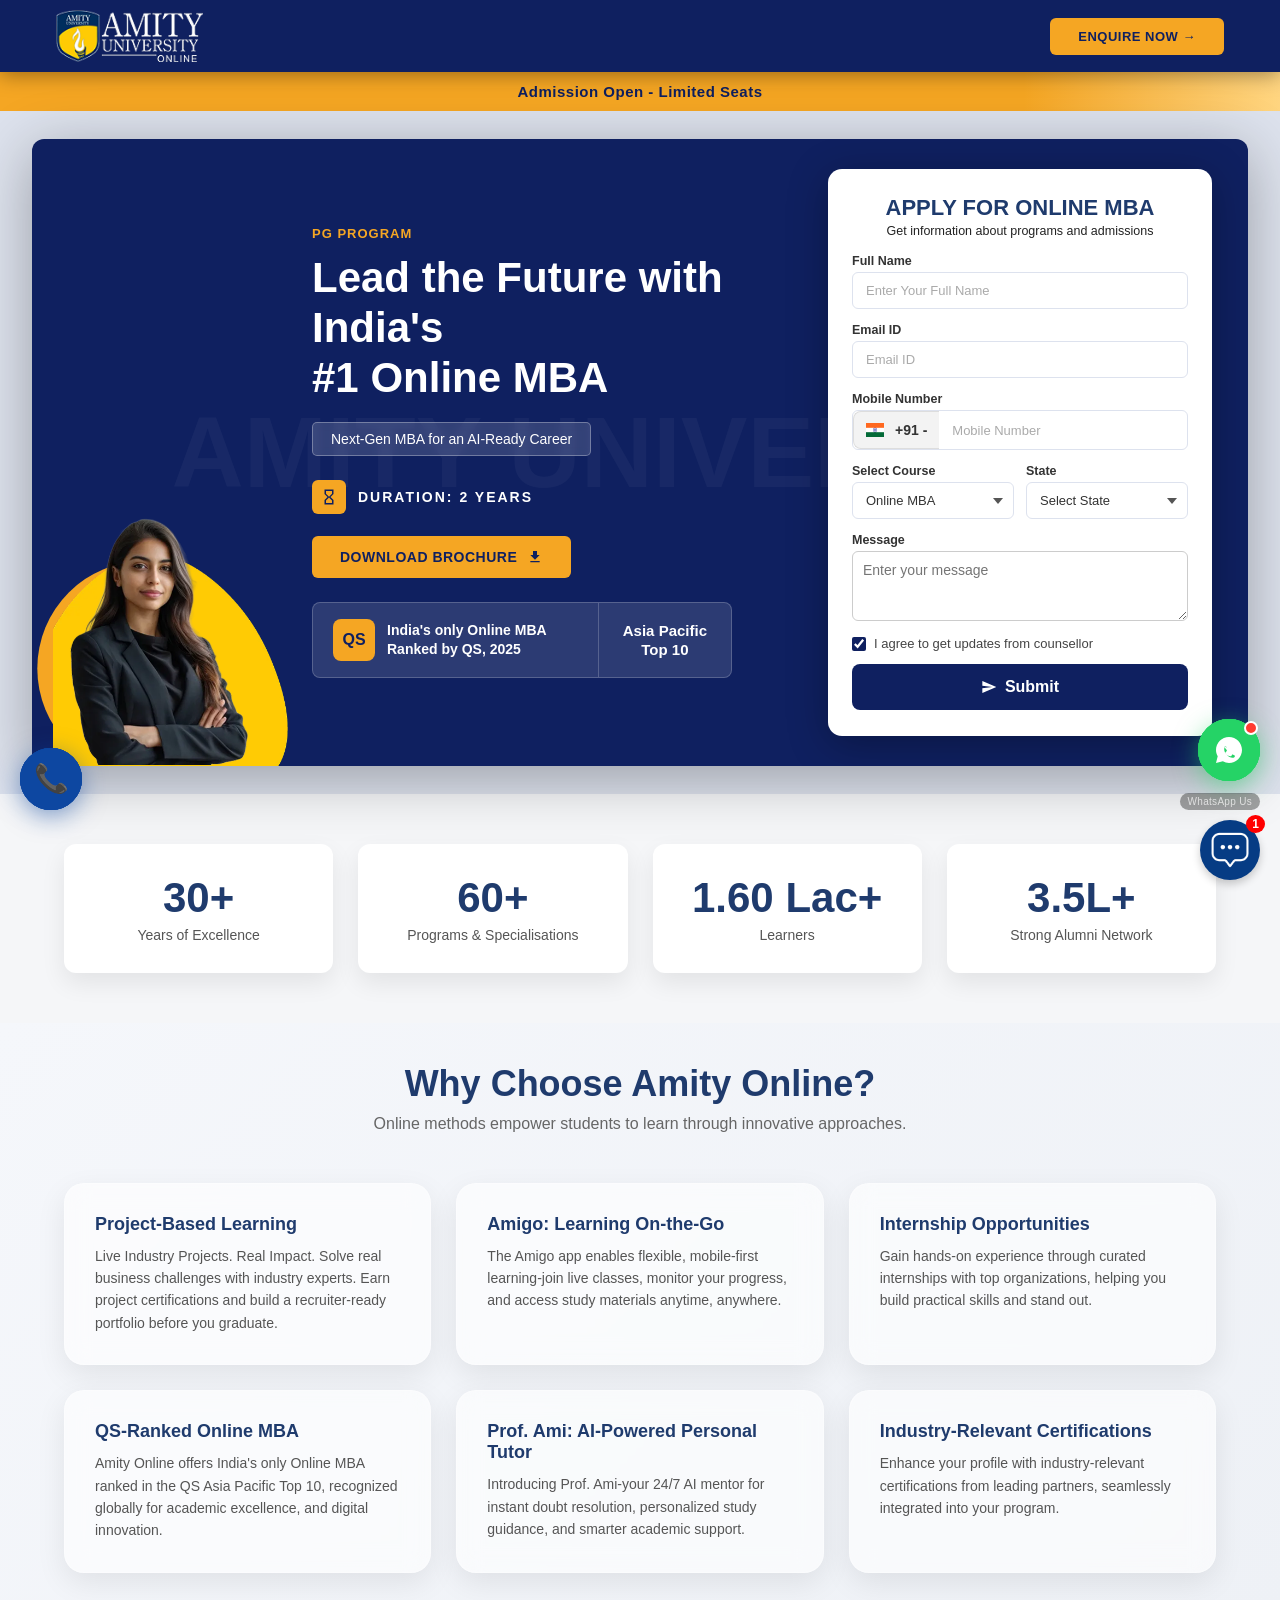
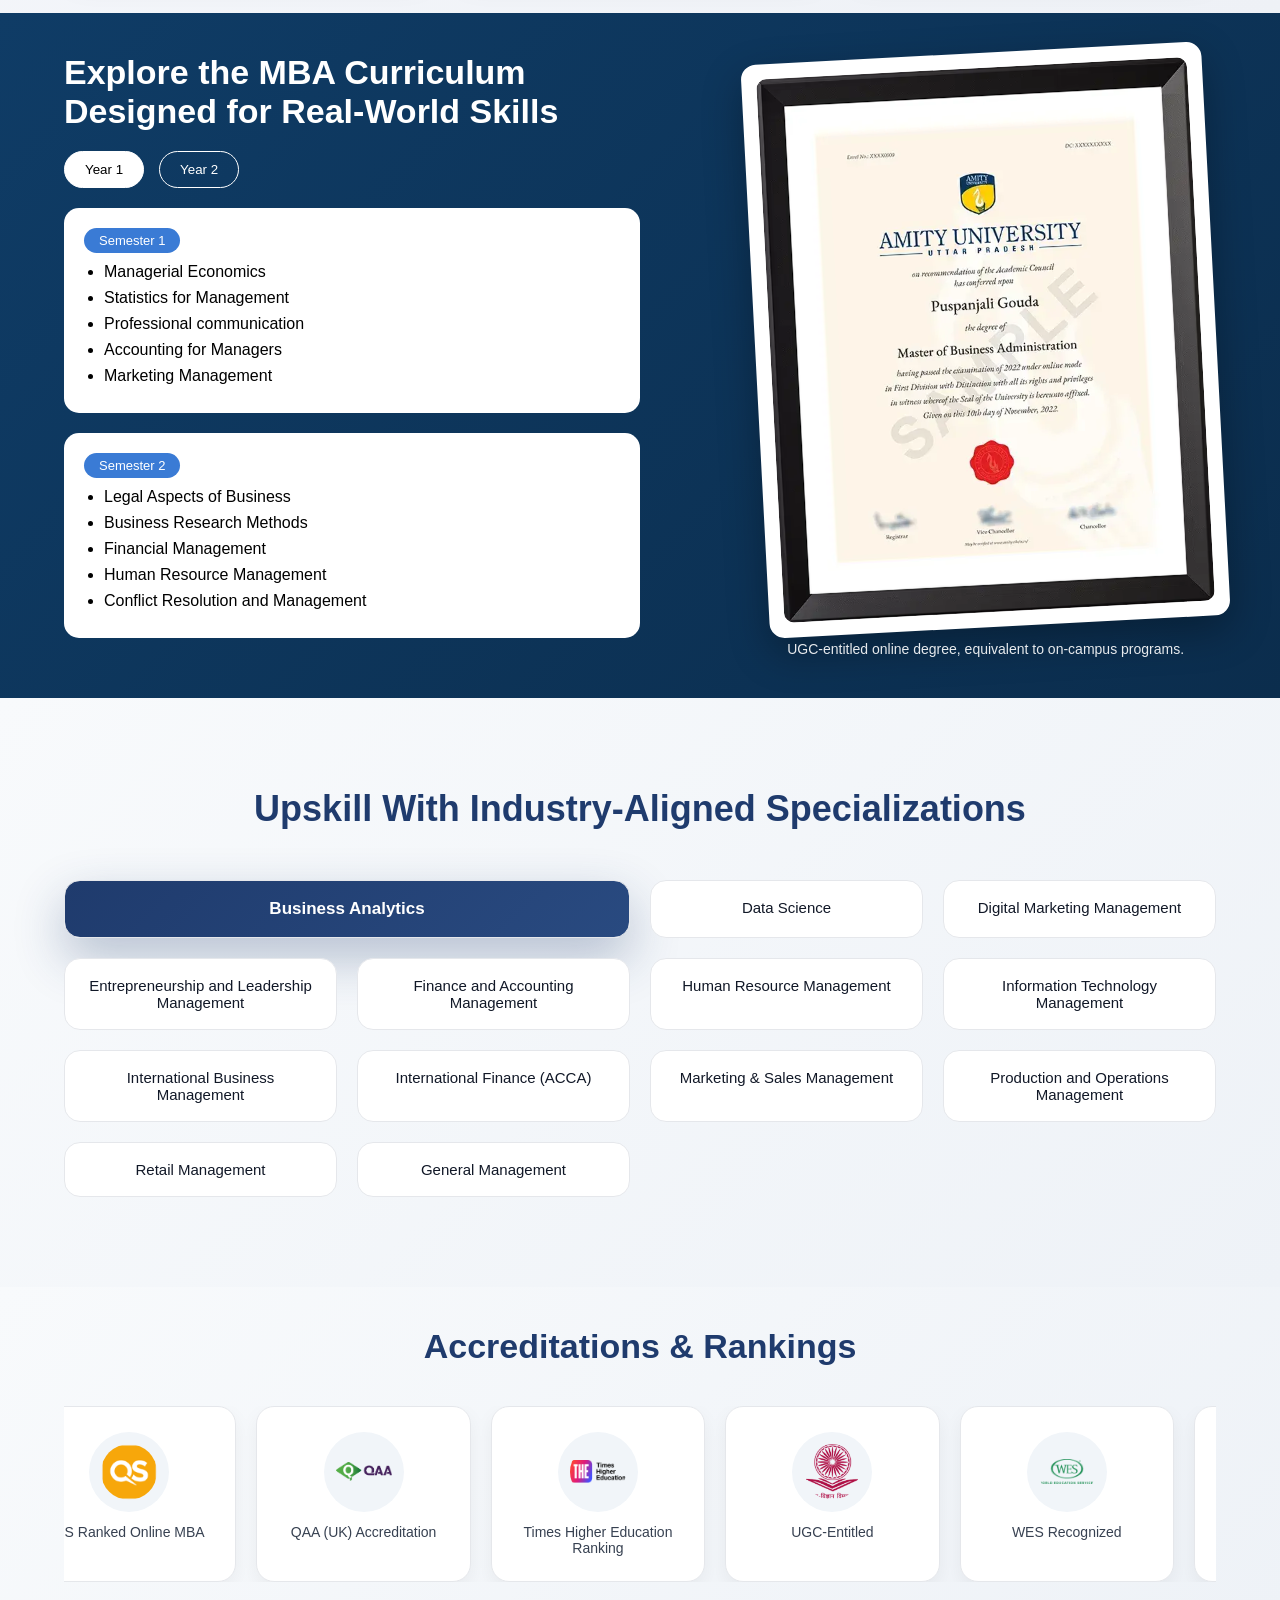
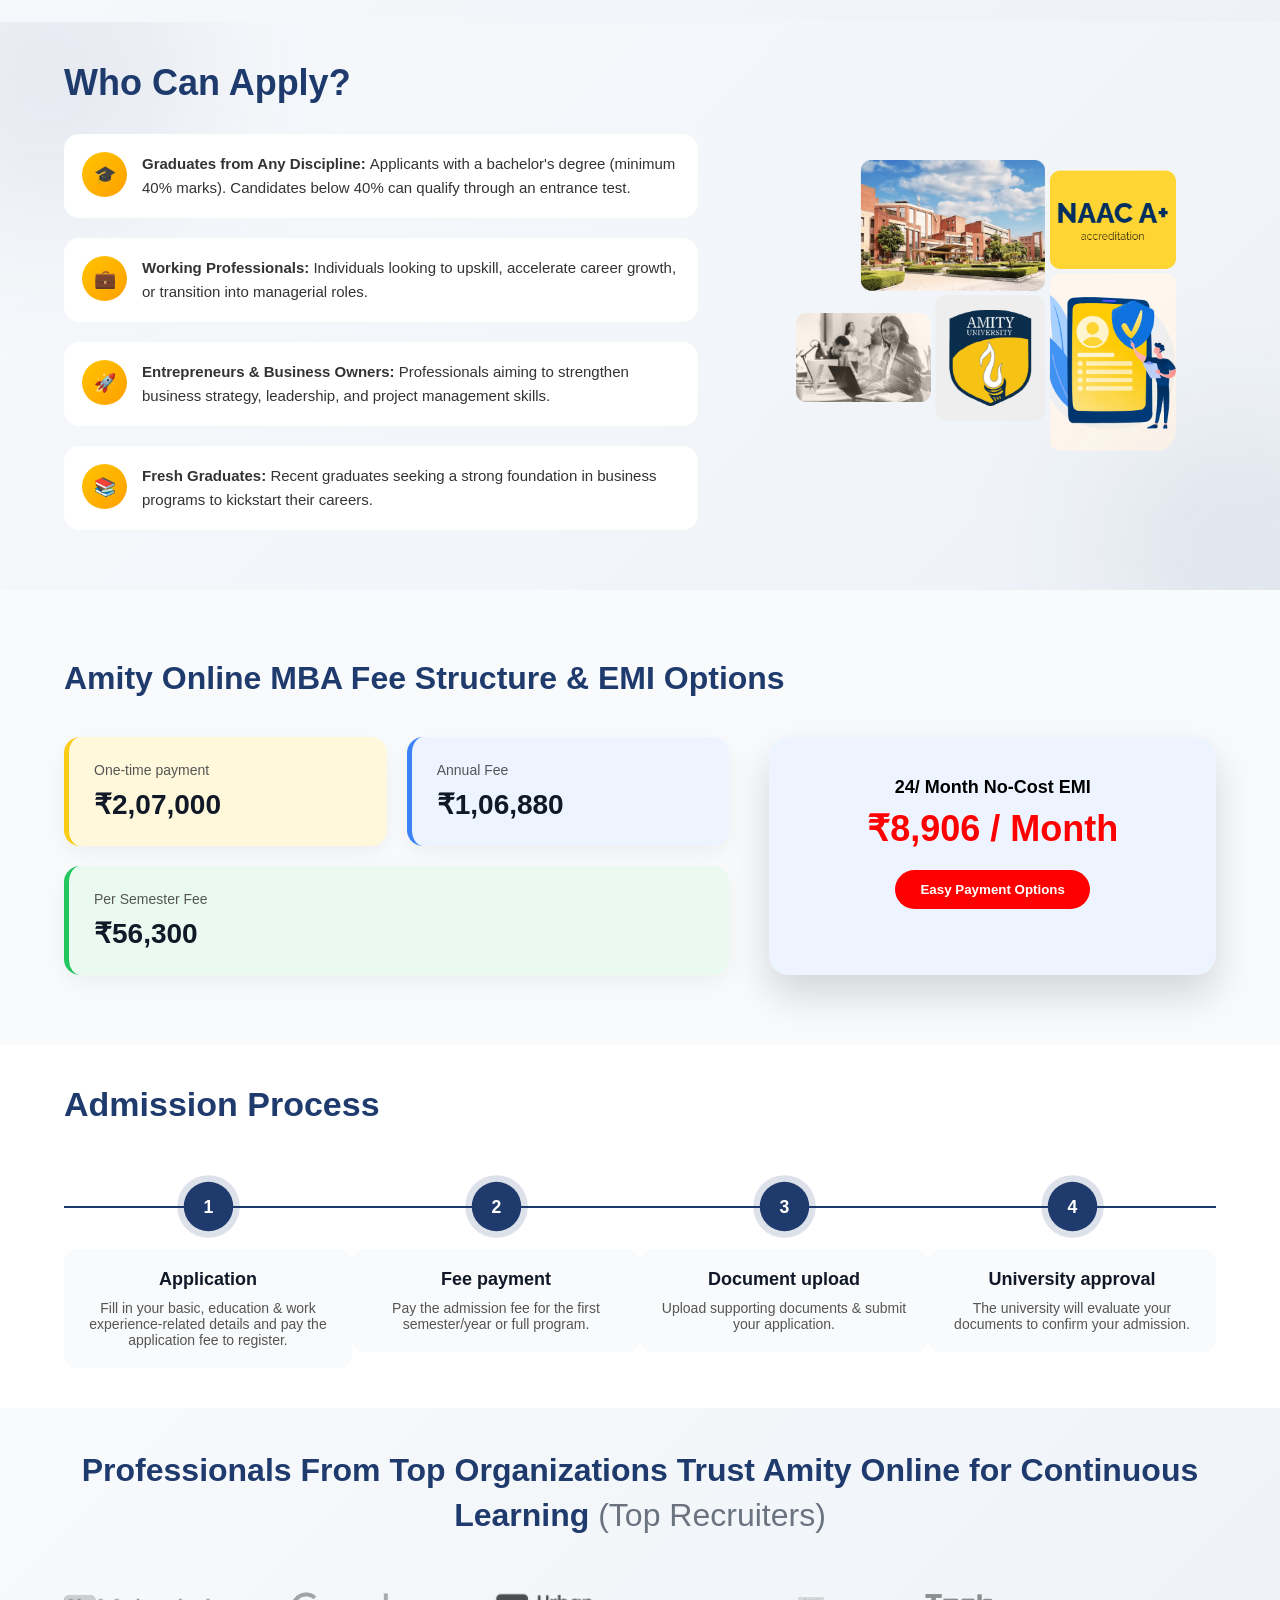
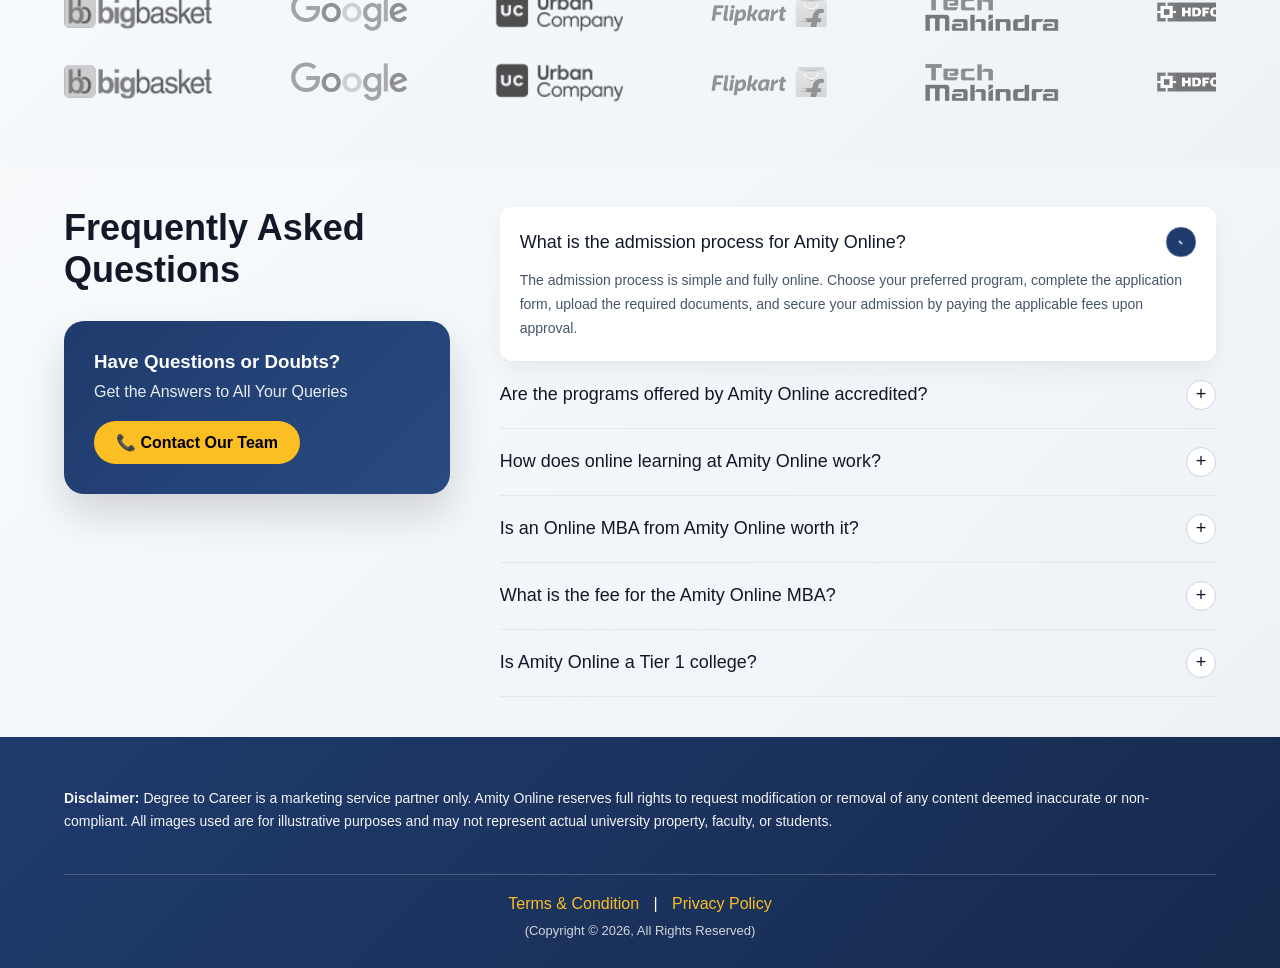
<file: index.html>
<html lang="en">
<head>
<!-- Google tag (gtag.js) -->
<script async src="https://www.googletagmanager.com/gtag/js?id=AW-18218238526"></script>
<script>
  window.dataLayer = window.dataLayer || [];
  function gtag(){dataLayer.push(arguments);}
  gtag('js', new Date());

  gtag('config', 'AW-18218238526');
</script>
<!-- Google Tag Manager -->
<script>(function(w,d,s,l,i){w[l]=w[l]||[];w[l].push({'gtm.start':
new Date().getTime(),event:'gtm.js'});var f=d.getElementsByTagName(s)[0],
j=d.createElement(s),dl=l!='dataLayer'?'&l='+l:'';j.async=true;j.src=
'https://www.googletagmanager.com/gtm.js?id='+i+dl;f.parentNode.insertBefore(j,f);
})(window,document,'script','dataLayer','GTM-NDM463R9');</script>
<!-- End Google Tag Manager -->
<!-- Microsoft Clarity -->
<script type="text/javascript">
    (function(c,l,a,r,i,t,y){
        c[a]=c[a]||function(){(c[a].q=c[a].q||[]).push(arguments)};
        t=l.createElement(r);t.async=1;t.src="https://www.clarity.ms/tag/"+i;
        y=l.getElementsByTagName(r)[0];y.parentNode.insertBefore(t,y);
    })(window, document, "clarity", "script", "xna5fpuhpt");
</script>
<!-- End Microsoft Clarity -->
<meta charset="utf-8"/>
<meta content="width=device-width, initial-scale=1.0" name="viewport"/>
<title>Amity Online MBA</title>
<link rel="icon" href="images/favicon.png" type="image/png">
<link href="css/style.css" rel="stylesheet"/>

<!--whatsapp chatbot-->
<style>
/* ===== WHATSAPP WIDGET ===== */

/* DESKTOP: Fixed left-center circle */
.wa-widget {
  position: fixed;
  left: auto;
  right: 20px;
  top: auto;
  bottom: 90px;
  transform: none;
  z-index: 99999;
  display: flex;
  flex-direction: column;
  align-items: flex-end;
  gap: 12px;
}

/* Popup card - appears to the right of circle */
.wa-bubble {
  position: absolute;
  right: 0;
  bottom: 75px;
  top: auto;
  left: auto;
  transform: none;
  background: #1a0533;
  border: 1px solid rgba(37,211,102,0.3);
  border-radius: 16px;
  width: 230px;
  overflow: hidden;
  box-shadow: 0 8px 32px rgba(0,0,0,0.45);
  display: none;
  animation: waPop .4s cubic-bezier(.22,.9,.36,1.1) both;
}
.wa-bubble.show { display: block; }

.wa-shimmer-bar {
  height: 3px;
  background: linear-gradient(90deg,#25D366,#128C7E,#25D366);
  background-size: 200%;
  animation: waShimmerBar 2s linear infinite;
}
.wa-bubble-inner { padding: 14px 14px 13px; }

.wa-bubble-top {
  display: flex;
  align-items: center;
  gap: 9px;
  margin-bottom: 10px;
}
.wa-avatar {
  width: 34px; height: 34px; border-radius: 50%;
  background: #fff;
  display: flex; align-items: center; justify-content: center;
  flex-shrink: 0;
}
.wa-avatar img { width: 18px; height: 18px; }

.wa-info strong {
  display: block;
  font-family: -apple-system,'Segoe UI',sans-serif;
  font-size: 12px; font-weight: 700; color: #fff;
}
.wa-info span {
  font-family: -apple-system,'Segoe UI',sans-serif;
  font-size: 10px; color: #25D366;
  display: flex; align-items: center; gap: 4px;
}
.wa-online-dot {
  width: 6px; height: 6px; background: #25D366;
  border-radius: 50%;
  animation: waDotPulse 1.8s ease-in-out infinite;
  display: inline-block;
}

.wa-bubble p {
  font-family: -apple-system,'Segoe UI',sans-serif;
  font-size: 12.5px; color: rgba(255,255,255,0.85);
  margin: 0 0 12px; line-height: 1.5;
}
.wa-bubble p span { color: #4EE88A; font-weight: 600; }

.wa-chat-btn {
  display: flex; align-items: center; justify-content: center;
  gap: 7px;
  background: #25D366; color: #fff;
  font-size: 13px; font-weight: 700;
  padding: 9px 0; border-radius: 10px;
  text-decoration: none;
  font-family: -apple-system,'Segoe UI',sans-serif;
  transition: background .2s, transform .15s;
  width: 100%;
}
.wa-chat-btn:hover { background: #1ebe57; transform: scale(1.02); }
.wa-chat-btn svg { width: 15px; height: 15px; }

.wa-close-btn {
  position: absolute; top: 8px; right: 10px;
  background: none; border: none;
  font-size: 16px; color: rgba(255,255,255,0.35);
  cursor: pointer; padding: 0; line-height: 1;
  transition: color .2s;
}
.wa-close-btn:hover { color: #fff; }

/* THE CIRCLE BUTTON */
.wa-circle {
  width: 62px; height: 62px; border-radius: 50%;
  background: #25D366;
  display: flex; align-items: center; justify-content: center;
  cursor: pointer;
  position: relative;
  box-shadow: 0 6px 24px rgba(37,211,102,0.5);
  transition: transform .2s, box-shadow .2s;
  animation: waSlideIn .7s 1s cubic-bezier(.22,.9,.36,1.1) both;
  text-decoration: none;
}
.wa-circle:hover {
  transform: scale(1.1);
  box-shadow: 0 10px 36px rgba(37,211,102,0.7);
}
.wa-circle svg { width: 32px; height: 32px; animation: waBounce 2.2s ease-in-out infinite; }

/* Ripple rings */
.wa-ring {
  position: absolute;
  width: 62px; height: 62px;
  border-radius: 50%;
  border: 2px solid #25D366;
  animation: waRipple 2.4s ease-out infinite;
  pointer-events: none;
}
.wa-ring:nth-child(2) { animation-delay: .8s; }
.wa-ring:nth-child(3) { animation-delay: 1.6s; }

/* Red notification dot */
.wa-notif-dot {
  position: absolute; top: 2px; right: 2px;
  width: 14px; height: 14px;
  background: #FF3B30; border-radius: 50%;
  border: 2px solid #fff;
  animation: waDotPulse 1.8s ease-in-out infinite;
}

/* Label below circle - desktop only */
.wa-circle-label {
  font-family: -apple-system,'Segoe UI',sans-serif;
  font-size: 10px; color: rgba(255,255,255,0.7);
  text-align: center; letter-spacing: 0.03em;
  background: rgba(0,0,0,0.35);
  padding: 3px 8px; border-radius: 20px;
  white-space: nowrap;
  animation: waSlideIn .7s 1.2s cubic-bezier(.22,.9,.36,1.1) both;
}

/* ---- ANIMATIONS ---- */
@keyframes waSlideIn {
  from { opacity:0; transform:translateX(-30px) scale(.8); }
  to   { opacity:1; transform:translateX(0) scale(1); }
}
@keyframes waPop {
  from { opacity:0; transform:scale(.85) translateY(10px); }
  to   { opacity:1; transform:scale(1) translateY(0); }
}
@keyframes waRipple {
  0%   { transform:scale(1); opacity:.7; }
  100% { transform:scale(2.2); opacity:0; }
}
@keyframes waBounce {
  0%,100% { transform:translateY(0); }
  50%      { transform:translateY(-4px); }
}
@keyframes waDotPulse {
  0%,100% { transform:scale(1); }
  50%      { transform:scale(1.3); }
}
@keyframes waShimmerBar {
  0%   { background-position:0%; }
  100% { background-position:200%; }
}

/* ===== MOBILE: Bottom-right floating circle only ===== */
@media (max-width: 768px) {
 .wa-widget {
    position: fixed;
    left: auto;
    right: 11px;
    bottom: 120px;
    top: auto;
    transform: none;
    flex-direction: column-reverse;
    align-items: flex-end;
  }
  .wa-circle {
    width: 56px; height: 56px;
    animation: waMobileIn .6s 1s cubic-bezier(.22,.9,.36,1.1) both;
  }
  .wa-circle svg { width: 28px; height: 28px; }
  .wa-ring { width:56px; height:56px; }
  .wa-circle-label { display: none; }

  /* Mobile popup - appears above the circle */
  .wa-bubble {
    position: static;
    transform: none;
    width: 210px;
    margin-bottom: 10px;
  }
  .wa-bubble.show { display: block; }
}

@keyframes waMobileIn {
  from { opacity:0; transform:scale(.5) rotate(-20deg); }
  to   { opacity:1; transform:scale(1) rotate(0deg); }
}
</style>
<!-- Floating Call Widget (matches WhatsApp widget style) -->
<style>
.call-widget {
  position: fixed;
  left: 20px;
  right: auto;
  bottom: 90px;
  z-index: 999999;
}
.call-circle {
  width: 62px;
  height: 62px;
  border-radius: 50%;
  background: #0d47a1;
  display: flex;
  align-items: center;
  justify-content: center;
  text-decoration: none;
  position: relative;
  box-shadow: 0 6px 24px rgba(13,71,161,0.5);
  transition: transform .2s, box-shadow .2s;
}
.call-circle:hover {
  transform: scale(1.1);
  box-shadow: 0 10px 36px rgba(13,71,161,0.7);
}
.call-circle span {
  font-size: 28px;
  line-height: 1;
  color: #fff;
}
.call-ring {
  position: absolute;
  width: 62px;
  height: 62px;
  border-radius: 50%;
  border: 2px solid #0d47a1;
  animation: callRipple 2.4s ease-out infinite;
  pointer-events: none;
}
.call-ring:nth-child(2) { animation-delay: .8s; }
.call-ring:nth-child(3) { animation-delay: 1.6s; }

@keyframes callRipple {
  0%   { transform:scale(1); opacity:.7; }
  100% { transform:scale(2.2); opacity:0; }
}

@media (max-width: 768px) {
  .call-widget {
    left: 11px;
    right: auto;
    bottom: 120px;
  }
  .call-circle {
    width: 56px;
    height: 56px;
  }
  .call-ring {
    width: 56px;
    height: 56px;
  }
  .call-circle span {
    font-size: 24px;
  }
}
</style>
<!--chatbot-->
<style>
   @media (max-width: 768px) {
 .onlymobilepopupwq{
       display:block !Important;
   }
	}
   
   .onlymobilepopupwq{
       display:none;
   }
   
.send-box button{
    align-items: center;
    margin-left: auto;
    margin-right: auto;
    padding: 5px;
    text-decoration: none;
    border: none;
    color: white;
    font-weight: bold;
    font-size: 15px;
    cursor:pointer;
    background: #063C84;
    border-radius: 16px;
    width: 89%;
}

.send-box {
    padding: 5px;
    border-radius: 16px;
    width: 89%;
    margin: auto;
}

.chat-icon img{
    width:42px;
}

.chat-icon {
      position: fixed;
      bottom: 20px;
      right: 20px;
      width: 60px;
      height: 60px;
      background-color: #063C84;
      border-radius: 50%;
      display: flex;
      justify-content: center;
      align-items: center;
      color: white;
      font-size: 24px;
      cursor: pointer;
      box-shadow: 0 4px 8px rgba(0, 0, 0, 0.2);
      transition: transform 0.2s ease, box-shadow 0.2s ease;
      z-index: 1000;
    }

    .chat-icon:hover {
      transform: scale(1.1);
      box-shadow: 0 6px 12px rgba(0, 0, 0, 0.3);
    }

    .chat-popup {
      position: fixed;
      bottom: 80px;
      right: 20px;
      width: 329px;
      height: 468px;
      display: none;
      background-color: white;
      border-radius: 16px;
      box-shadow: 0 8px 16px rgba(0, 0, 0, 0.2);
      overflow: hidden;
      z-index: 1000;
    }

    .chat-header {
      background-color: #063C84;
      color: white;
      padding: 15px;
      text-align: center;
      font-size: 20px;
      font-weight: 700;
      position: relative;
    }

    .chat-header .close-btn {
      position: absolute;
      right: 15px;
      top: 15px;
      cursor: pointer;
      font-size: 20px;
      transition: color 0.2s ease;
    }

    .chat-header .close-btn:hover {
      color: red;
    }

    .chat-header .chat-icon-top {
      position: absolute;
      left: 15px;
      top: 10px;
      width: 50px;
    }

    .chat-body {
      height: 330px;
      overflow-y: auto;
      padding: 15px;
      display: flex;
      flex-direction: column;
      gap: 15px;
      background-color: #f9f9f9;
      border-top: 2px solid #f0f0f0;
    }

    .chat-message {
      padding: 12px 15px;
      border-radius: 20px;
      max-width: 90%;
      font-size: 14px;
      font-weight: 500;
      line-height: 1.4;
      word-wrap: break-word;
    }

    .bot-message {
      background-color: #063C84;
      align-self: flex-start;
      color: white;
    }

    .user-message {
      background-color: #fbbf24;
      color: white;
      align-self: flex-end;
    }

    .chat-footer {
      padding: 15px;
      display: flex;
      gap: 10px;
      background-color: white;
      border-top: 2px solid #063C84;
    }

    .chat-footer input {
      flex: 1;
      padding: 10px;
      border: 1px solid #ccc;
      border-radius: 14px;
      font-size: 14px;
      outline: none;
      transition: border-color 0.2s ease;
    }

    .chat-footer input:focus {
      border-color: #063C84;
    }

    .chat-footer button {
      padding: 10px 16px;
      background-color: #063C84;
      color: white;
      border: none;
      border-radius: 6px;
      font-size: 14px;
      font-weight: 500;
      cursor: pointer;
      transition: background-color 0.2s ease, transform 0.2s ease;
    }

    .success-message {
      text-align: center;
      font-size: 16px;
      color: #28a745;
      margin-top: 15px;
      font-weight: 700;
    }

    ::-webkit-scrollbar {
      width: 6px;
    }

    ::-webkit-scrollbar-thumb:hover {
      background: #a51824;
    }

    /* Mobile responsiveness */
    @media (max-width: 600px) {
        .chat-icon img{
    width:30px;
}
            .chatbot-container {
                width: 100%;
                bottom: 10px;
                right: 10px;
            }
            .chatbot-header {
                font-size: 14px;
            }
            .chatbox {
                height: 300px;
            }
            .message {
                max-width: 90%;
            }
            .input-container input {
                font-size: 14px;
            }
            .input-container button {
                font-size: 14px;
                padding: 7px 12px;
            }
        }

        @media (max-width: 400px) {
            .chatbot-header {
                font-size: 12px;
            }
            .message {
                max-width: 95%;
            }
        }
        
@media (max-width: 600px) {
  .chat-popup {
        width: 68%;
        bottom: 61px;
        right: 18px;
        height: 385px;
  }
  .chat-header {
    font-size: 16px;
  }
  .chat-body {
    padding: 10px;
    gap: 10px;
    height: 270px;
    font-size: 14px;
  }
  .chat-footer {
    padding: 10px;
    display: flex;
    gap: 10px;
    justify-content: space-between;
  }
  .chat-footer input {
    flex: 1;
    font-size: 14px;
    padding: 8px;
  }
  .chat-footer button {
    font-size: 14px;
    padding: 8px 12px;
    background-color: #063C84;
    color: white;
    border: none;
    border-radius: 6px;
    cursor: pointer;
    transition: background-color 0.2s ease, transform 0.2s ease;
  }
  .chat-icon {
    width: 50px;
    height: 50px;
    font-size: 20px;
  }
  .chat-header .close-btn {
    font-size: 18px;
  }
}

@media (max-width: 400px) {
  .chat-popup {
    width: 70%;
    height: 341px;
  }
  .chat-header {
    font-size: 14px;
  }
  .chat-body {
    height: 230px;
  }
  .chat-footer input {
    font-size: 13px;
    padding: 7px;
  }
  .chat-footer button {
    font-size: 13px;
    padding: 7px 10px;
  }
  .chat-icon {
    width: 45px;
    height: 45px;
    font-size: 18px;
  }
  .chat-header .close-btn {
    font-size: 16px;
  }
}
 
 .options-container {
    display: flex;
    flex-wrap: wrap;
    gap: 10px;
    margin-top: 10px;
  }
  .option-circle {
    padding: 5px 6px;
    background: #063C84;
    color: white;
    border-radius: 20px;
    cursor: pointer;
    font-size: 11px;
    border:2px solid #00FFFF;
  }
  .option-circle:hover {
    background: #cc0000;
  }
  
  .chat-header li {
    font-size: 11px;
    color: #00FFFF;
    text-align: justify;
    margin-left: 88px;
}
  .chat-notification {
    position: absolute;
    top: -5px;
    right: -5px;
    background-color: red;
    color: white;
    font-size: 12px;
    font-weight: bold;
    padding: 2px 6px;
    border-radius: 50%;
    animation: pop 0.3s ease-out;
}   
.chat-options {
  display: flex;
  flex-wrap: wrap;
  gap: 8px;
  margin-top: 12px;
}
.option-btn {
  background: #fbbf24;
  color: #fff;
  border: none;
  padding: 8px 14px;
  border-radius: 20px;
  cursor: pointer;
  font-size: 13px;
}
.option-btn:hover {
  background: #1f3b6d;
}
#chatBody {
  overflow-y: auto;
}
</style>
<script async="" src="js/js_7.js" type="text/javascript"></script>
<script async="" src="js/js_8.js" type="text/javascript"></script>
</head>
<body>
<!-- Google Tag Manager (noscript) -->
<noscript><iframe src="https://www.googletagmanager.com/ns.html?id=GTM-NDM463R9"
height="0" width="0" style="display:none;visibility:hidden"></iframe></noscript>
<!-- End Google Tag Manager (noscript) -->

<!-- Chat icon -->
<div class="chat-icon" onclick="toggleChatPopup()">
   <a href="javascript:void(0)">
    <img alt="Chat" src="images/Mask-group-14.png"/>
    <span class="chat-notification" id="chatNotification">
     1
    </span>
   </a>
  </div>
<!-- Chat popup -->
<div class="chat-popup" id="chatPopup">
   <div class="chat-header">
    <img alt="Chat Icon" class="chat-icon-top" src="images/wqlknf.png"/>
    Amity Online
    <li>
     Online
    </li>
    <span class="close-btn" onclick="toggleChatPopup()">
     ✖
    </span>
   </div>
   <div class="chat-body" id="chatBody">
   </div>
   <div class="chat-footer">
    <input id="userInput" placeholder="Type your message..." type="text"/>
    <button onclick="handleUserInput()">
     Send
    </button>
   </div>
  </div>

<script>
   // ── Chat popup toggle ────────────────────────────────────────────────────
  const popupSound = new Audio('https://audio-previews.elements.envatousercontent.com/files/357949926/preview.mp3');

  function toggleChatPopup() {
    const chatPopup = document.getElementById("chatPopup");
    const isOpening = chatPopup.style.display === "none" || chatPopup.style.display === "";
    chatPopup.style.display = isOpening ? "block" : "none";
    if (isOpening) {
      popupSound.play().catch(e => console.error("Sound error:", e));
      startChat();
    }
  }

  function openChatPopup() {
    const chatPopup = document.getElementById("chatPopup");
    if (chatPopup) {
      chatPopup.style.display = "block";
      startChat();
    }
  }

  function openFormPopup() {
    const popupForm = document.getElementById("popupForm");
    const overlay   = document.getElementById("overlay");
    if (popupForm && overlay) {
      popupForm.style.display = "block";
      overlay.style.display  = "block";
    }
  }

  function closePopup() {
    document.getElementById("popupForm").style.display = "none";
    document.getElementById("overlay").style.display   = "none";
  }

  document.addEventListener("DOMContentLoaded", function () {
    setTimeout(openChatPopup, 1000000);   // 1s me chatbot open
    setTimeout(openFormPopup, 20000000);  // 20s me form open
  });
  </script>
<script>
   const chatBody  = document.getElementById("chatBody");
const userInput = document.getElementById("userInput");

// ✅ QUESTIONS
const questions = [
  "Hi! Welcome to Amity Online. What's your name?",
  "Great! What's your Email ID?",
  "What's your mobile number?",
  "Which city are you from?",
  "Which course are you interested in?"
];

// ✅ OPTIONS
const courseOptions = ["Online MBA"];

// ✅ VALIDATIONS
const validations = [
  (v) => /^[a-zA-Z\s]+$/.test(v) || "Please enter a valid name.",
  (v) => /^[^\s@]+@[^\s@]+\.[^\s@]+$/.test(v) || "Invalid email.",
  (v) => {
    if (!/^\d{10}$/.test(v)) return "Enter valid mobile";
    if (!/^[6-9]/.test(v)) return "Invalid mobile";
    return true;
  },
  (v) => v.trim() !== "" || "Enter city"
];

let userResponses = [];
let currentQuestionIndex = 0;

// ✅ START
function startChat() {
  chatBody.innerHTML = "";
  currentQuestionIndex = 0;
  userResponses = [];
  userInput.style.display = "block"; 
  displayMessage(questions[0], "bot");
}

// ✅ MESSAGE SHOW
function displayMessage(message, sender) {
  const div = document.createElement("div");
  div.className = `chat-message ${sender === "bot" ? "bot-message" : "user-message"}`;
  div.textContent = message;
  chatBody.appendChild(div);
  chatBody.scrollTop = chatBody.scrollHeight;
}

// ✅ HANDLE INPUT
function handleUserInput() {
  const input = userInput.value.trim();
  if (!input) return;

  const result = validations[currentQuestionIndex](input);
  if (result !== true) {
    displayMessage(result, "bot");
    return;
  }

  displayMessage(input, "user");
  userResponses.push(input);
  userInput.value = "";

  if (currentQuestionIndex < questions.length - 1) {
    currentQuestionIndex++;

    setTimeout(() => {
      displayMessage(questions[currentQuestionIndex], "bot");

      // ✅ COURSE STEP
      if (currentQuestionIndex === 4) {
        userInput.style.display = "none";
        showCourseOptions();
      } else {
        userInput.focus();
      }

    }, 500);
  }
}

function showCourseOptions() {
  const wrapper = document.createElement("div");
  wrapper.className = "chat-options";

  courseOptions.forEach(option => {
    const btn = document.createElement("button");
    btn.className = "option-btn";
    btn.innerText = option;

    btn.onclick = () => {
      displayMessage(option, "user");
      userResponses.push(option);

      wrapper.remove();

      setTimeout(() => {
        displayMessage("Thank you! Submitting your details...", "bot");
        submitLead();
      }, 500);
    };

    wrapper.appendChild(btn);
  });

  chatBody.appendChild(wrapper);

  // ✅ SCROLL FIX
  setTimeout(() => {
    chatBody.scrollTop = chatBody.scrollHeight;
  }, 100);
}

// ✅ SUBMIT
function submitLead() {
  const SCRIPT_URL = "https://script.google.com/macros/s/AKfycbwlFYv1It7fW-FNiPCW6BDtxmcUyszFnZi_POffU32UVwLcBzGQJmQnOp3-bptRFaL6Fg/exec";

  fetch(SCRIPT_URL, {
    method: "POST",
    mode: "no-cors",
    headers: { "Content-Type": "application/x-www-form-urlencoded" },
    body: new URLSearchParams({
      "Full Name": userResponses[0],
      "Email id": userResponses[1],
      "Mobile Number": userResponses[2],
      "select course": userResponses[4],
      "state": userResponses[3],
      "Message": "Lead from Chatbot"
    })
  });

  displayMessage("Thank you! Our team will contact you within 24 hours 🙏", "bot");
}

// ✅ ENTER KEY
userInput.addEventListener("keypress", function (e) {
  if (e.key === "Enter") {
    e.preventDefault();
    handleUserInput();
  }
});
  </script>
<!-- STICKY HEADER -->
<header>
   <img alt="Amity Online" class="logo" src="images/amitylogo.png"/>
   <a class="enquire-btn ws-open-btn" href="#">
    ENQUIRE NOW  →
   </a>
  </header>
<!-- ADMISSION BANNER -->
<div class="admission-banner">
   Admission Open - Limited Seats
  </div>
<!-- PAGE SECTION -->
<div class="page-section">
   <section class="hero">
    <!-- COL 1: Girl Image -->
    <div class="hero-girl">
     <div class="girl-circle">
     </div>
     <img alt="MBA Student" src="images/bannerimage.png"/>
    </div>
    <!-- COL 2: Text Content -->
    <div class="hero-text">
     <p class="pg-label">
      PG PROGRAM
     </p>
     <h1 class="hero-title">
      Lead the Future with India's
      <br/>
      #1 Online MBA
     </h1>
     <span class="ai-badge">
      Next-Gen MBA for an AI-Ready Career
     </span>
     <div class="duration-row">
      <div class="hourglass-icon">
       <svg fill="#0f2060" height="18" viewbox="0 0 24 24" width="18">
        <path d="M6 2v6l4 4-4 4v6h12v-6l-4-4 4-4V2H6zm10 14.5V20H8v-3.5l4-4 4 4zm-4-5l-4-4V4h8v3.5l-4 4z">
        </path>
       </svg>
      </div>
      <span class="duration-text">
       DURATION: 2 YEARS
      </span>
     </div>
     <button class="btn-brochure ws-open-btn">
      DOWNLOAD BROCHURE
      <svg fill="currentColor" height="16" viewbox="0 0 24 24" width="16">
       <path d="M19 9h-4V3H9v6H5l7 7 7-7zM5 18v2h14v-2H5z">
       </path>
      </svg>
     </button>
     <div class="qs-card">
      <div class="qs-left">
       <div class="qs-icon">
        QS
       </div>
       <div class="qs-text">
        India's only Online MBA
        <br/>
        Ranked by QS, 2025
       </div>
      </div>
      <div class="qs-right">
       <div class="qs-right-text">
        Asia Pacific
        <br/>
        Top 10
       </div>
      </div>
     </div>
    </div>
    <!-- COL 3: Application Form -->
    <div class="hero-form">
     <form id="contactForm" class="lead-form" method="POST">
      <div class="form-card">
       <h3 style="color: #1f3b6d;">
        APPLY FOR ONLINE MBA
       </h3>
       <p class="sub">
        Get information about programs and admissions
       </p>
       <!-- NAME -->
       <div class="fg">
        <label>
         Full Name
        </label>
        <input name="Full Name" placeholder="Enter Your Full Name" required="" type="text"/>
       </div>
       <!-- EMAIL -->
       <div class="fg">
        <label>
         Email ID
        </label>
        <input name="Email id" placeholder="Email ID" required="" type="email"/>
       </div>
       <!-- MOBILE -->
       <div class="fg">
        <label>
         Mobile Number
        </label>
        <div class="phone-wrap">
         <div class="phone-prefix">
          <img alt="IN" src="images/in.png"/>
          +91 -
         </div>
         <input inputmode="numeric" maxlength="10" name="Mobile Number" placeholder="Mobile Number" required="" type="tel"/>
        </div>
       </div>
       <!-- TWO COL -->
       <div class="two-col">
        <div class="fg">
         <label>
          Select Course
         </label>
         <div class="sel-wrap">
          <select name="select course" required="">
           <option value="Online MBA">
            Online MBA
           </option>
          </select>
         </div>
        </div>
        <div class="fg">
         <label>
          State
         </label>
         <div class="sel-wrap">
          <select name="state" required="">
           <option disabled="" selected="" value="">
            Select State
           </option>
           <option>
            Andhra Pradesh
           </option>
           <option>
            Arunachal Pradesh
           </option>
           <option>
            Assam
           </option>
           <option>
            Bihar
           </option>
           <option>
            Chhattisgarh
           </option>
           <option>
            Goa
           </option>
           <option>
            Gujarat
           </option>
           <option>
            Haryana
           </option>
           <option>
            Himachal Pradesh
           </option>
           <option>
            Jharkhand
           </option>
           <option>
            Karnataka
           </option>
           <option>
            Kerala
           </option>
           <option>
            Madhya Pradesh
           </option>
           <option>
            Maharashtra
           </option>
           <option>
            Manipur
           </option>
           <option>
            Meghalaya
           </option>
           <option>
            Mizoram
           </option>
           <option>
            Nagaland
           </option>
           <option>
            Odisha
           </option>
           <option>
            Punjab
           </option>
           <option>
            Rajasthan
           </option>
           <option>
            Sikkim
           </option>
           <option>
            Tamil Nadu
           </option>
           <option>
            Telangana
           </option>
           <option>
            Tripura
           </option>
           <option>
            Uttar Pradesh
           </option>
           <option>
            Uttarakhand
           </option>
           <option>
            West Bengal
           </option>
           <option>
            Andaman and Nicobar Islands
           </option>
           <option>
            Chandigarh
           </option>
           <option>
            Dadra and Nagar Haveli and Daman and Diu
           </option>
           <option>
            Delhi
           </option>
           <option>
            Jammu and Kashmir
           </option>
           <option>
            Ladakh
           </option>
           <option>
            Lakshadweep
           </option>
           <option>
            Puducherry
          </select>
         </div>
        </div>
       </div>
       <!-- MESSAGE -->
       <div class="fg">
        <label>
         Message
        </label>
        <textarea name="Message" placeholder="Enter your message" rows="3" style="width: 100%; border: 1px solid #ccc; border-radius: 6px; padding: 10px; font-family: inherit; font-size: 14px; outline: none;"></textarea>
       </div>
       <div class="chk-row">
        <input checked="" name="terms" required="" type="checkbox"/>
        <label>
         I agree to get updates from counsellor
        </label>
       </div>
       <!-- TRACKING -->
       <input class="utm_source" name="utm_source" type="hidden" value="google-ads"/>
       <input class="utm_medium" name="utm_medium" type="hidden" value="CPC"/>
       <input class="utm_campaign" name="utm_campaign" type="hidden" value=""/>
       <input class="utm_adgroup" name="utm_adgroup" type="hidden" value=""/>
       <input class="utm_term" name="utm_term" type="hidden" value="amity online"/>
       <input class="utm_content" name="utm_content" type="hidden" value="Brand"/>
       <input class="gclid" name="gclid" type="hidden" value="CjwKCAjwmdLSBhANEiwAkREMN9VCziprrbfmbGhhn9z4gF2hiTOC0AhEDB-kwoR-Hymw-hkRlkmABxoC9nUQAvD_BwE"/>
       <input class="utm_creative" name="utm_creative" type="hidden" value=""/>
       <input class="page_url" name="page_url" type="hidden" value="https://amityonlinemba.hikeeducation.com/?utm_source=google-ads&amp;utm_medium=CPC&amp;utm_content=Brand&amp;utm_agid=198785733791&amp;utm_term=amity%20online&amp;gad_source=1&amp;gad_campaignid=23789810087&amp;gbraid=0AAAAAqZcYHtcnrnjyWxCEJJUjfhYvDHUo&amp;gclid=CjwKCAjwmdLSBhANEiwAkREMN9VCziprrbfmbGhhn9z4gF2hiTOC0AhEDB-kwoR-Hymw-hkRlkmABxoC9nUQAvD_BwE&amp;fbclid=PAT01DUATBlX5leHRuA2FlbQIxMABzcnRjBmFwcF9pZA81NjcwNjczNDMzNTI0MjcAAafs1PfqltyTYmhqVCq8ZMoSE4o4Z7-EP_PZpGaHqBs8-KgMh3-cXLBK86K28g_aem_vwaDKLbcpmrqnLOssqlC6Q"/>
       <input class="ip_address" name="ip_address" type="hidden" value="13.221.80.184"/>
       <!-- SUBMIT -->
       <button class="submit-btn prevent-multiple" type="submit">
        <svg fill="currentColor" height="16" viewbox="0 0 24 24" width="16">
         <path d="M2.01 21L23 12 2.01 3 2 10l15 2-15 2z">
         </path>
        </svg>
        Submit
       </button>
      </div>
     </form>
    </div>
   </section>
  </div>
<!-- /page-section -->
<section class="stats-section">
   <div class="stats-container">
    <div class="stat-box">
     <h2>
      30+
     </h2>
     <p>
      Years of Excellence
     </p>
    </div>
    <div class="stat-box">
     <h2>
      60+
     </h2>
     <p>
      Programs &amp; Specialisations
     </p>
    </div>
    <div class="stat-box">
     <h2>
      1.60 Lac+
     </h2>
     <p>
      Learners
     </p>
    </div>
    <div class="stat-box">
     <h2>
      3.5L+
     </h2>
     <p>
      Strong Alumni Network
     </p>
    </div>
   </div>
  </section>
<section class="why-amity">
   <div class="why-top">
    <h2>
     Why Choose Amity Online?
    </h2>
    <p>
     Online methods empower students to learn through innovative approaches.
    </p>
   </div>
   <div class="why-wrapper">
    <div class="why-item">
     <h3>
      Project-Based Learning
     </h3>
     <p>
      Live Industry Projects. Real Impact. Solve real business challenges with industry experts. Earn project certifications and build a recruiter-ready portfolio before you graduate.
     </p>
    </div>
    <div class="why-item">
     <h3>
      Amigo: Learning On-the-Go
     </h3>
     <p>
      The Amigo app enables flexible, mobile-first learning-join live classes, monitor your progress, and access study materials anytime, anywhere.
     </p>
    </div>
    <div class="why-item">
     <h3>
      Internship Opportunities
     </h3>
     <p>
      Gain hands-on experience through curated internships with top organizations, helping you build practical skills and stand out.
     </p>
    </div>
    <div class="why-item">
     <h3>
      QS-Ranked Online MBA
     </h3>
     <p>
      Amity Online offers India's only Online MBA ranked in the QS Asia Pacific Top 10, recognized globally for academic excellence, and digital innovation.
     </p>
    </div>
    <div class="why-item">
     <h3>
      Prof. Ami: AI-Powered Personal Tutor
     </h3>
     <p>
      Introducing Prof. Ami-your 24/7 AI mentor for instant doubt resolution, personalized study guidance, and smarter academic support.
     </p>
    </div>
    <div class="why-item">
     <h3>
      Industry-Relevant Certifications
     </h3>
     <p>
      Enhance your profile with industry-relevant certifications from leading partners, seamlessly integrated into your program.
     </p>
    </div>
   </div>
  </section>
<section class="mba-section">
   <div class="mba-container">
    <!-- LEFT -->
    <div class="mba-left">
     <h2>
      Explore the MBA Curriculum Designed for Real-World Skills
     </h2>
     <!-- TABS -->
     <div class="tabs">
      <button class="tab-btn active" onclick="openTab('year1')">
       Year 1
      </button>
      <button class="tab-btn" onclick="openTab('year2')">
       Year 2
      </button>
     </div>
     <!-- YEAR 1 -->
     <div class="tab-content active" id="year1">
      <div class="semester">
       <span>
        Semester 1
       </span>
       <ul>
        <li>
         Managerial Economics
        </li>
        <li>
         Statistics for Management
        </li>
        <li>
         Professional communication
        </li>
        <li>
         Accounting for Managers
        </li>
        <li>
         Marketing Management
        </li>
       </ul>
      </div>
      <div class="semester">
       <span>
        Semester 2
       </span>
       <ul>
        <li>
         Legal Aspects of Business
        </li>
        <li>
         Business Research Methods
        </li>
        <li>
         Financial Management
        </li>
        <li>
         Human Resource Management
        </li>
        <li>
         Conflict Resolution and Management
        </li>
       </ul>
      </div>
     </div>
     <!-- YEAR 2 -->
     <div class="tab-content" id="year2">
      <div class="semester">
       <span>
        Semester 3
       </span>
       <ul>
        <li>
         Strategic Management
        </li>
        <li>
         Minor Project
        </li>
        <li>
         Professional Ethics
        </li>
        <li>
         Specialization Elective 1
        </li>
        <li>
         Specialization Elective 2
        </li>
        <li>
         Specialization Elective 3
        </li>
        <li>
         Specialization Elective 4
        </li>
       </ul>
      </div>
      <div class="semester">
       <span>
        Semester 4
       </span>
       <ul>
        <li>
         Major Project
        </li>
        <li>
         Management in Action: Social, Economic, and Ethical Issues
        </li>
        <li>
         Digital Marketing
        </li>
        <li>
         Specialization Elective 1
        </li>
        <li>
         Specialization Elective 2
        </li>
       </ul>
      </div>
     </div>
    </div>
    <!-- RIGHT -->
    <div class="mba-right">
     <div class="certificate-box">
      <img src="images/certificate.png"/>
     </div>
     <p class="certificate-text">
      UGC-entitled online degree, equivalent to on-campus programs.
     </p>
    </div>
   </div>
  </section>
<section class="spec-premium-sec">
   <div class="spec-premium-wrap">
    <h2>
     Upskill With Industry-Aligned Specializations
    </h2>
    <div class="spec-premium-grid">
     <!-- FEATURED -->
     <div class="spec-item featured">
      Business Analytics
     </div>
     <div class="spec-item">
      Data Science
     </div>
     <div class="spec-item">
      Digital Marketing Management
     </div>
     <div class="spec-item">
      Entrepreneurship and Leadership Management
     </div>
     <div class="spec-item">
      Finance and Accounting Management
     </div>
     <div class="spec-item">
      Human Resource Management
     </div>
     <div class="spec-item">
      Information Technology Management
     </div>
     <div class="spec-item">
      International Business Management
     </div>
     <div class="spec-item">
      International Finance (ACCA)
     </div>
     <div class="spec-item">
      Marketing &amp; Sales Management
     </div>
     <div class="spec-item">
      Production and Operations Management
     </div>
     <div class="spec-item">
      Retail Management
     </div>
     <div class="spec-item">
      General Management
     </div>
    </div>
   </div>
  </section>
<section class="rank-scroll-sec">
   <div class="rank-scroll-wrap">
    <h2>
     Accreditations &amp; Rankings
    </h2>
    <div class="rank-scroll-slider">
     <div class="rank-scroll-track" style="transform: translateX(-417.5px);">
      <div class="rank-box">
       <img src="images/ac4.webp"/>
       <p>
        QS Ranked Online MBA
       </p>
      </div>
      <div class="rank-box">
       <img src="images/ac5.webp"/>
       <p>
        QAA (UK) Accreditation
       </p>
      </div>
      <div class="rank-box">
       <img src="images/ac6.webp"/>
       <p>
        Times Higher Education Ranking
       </p>
      </div>
      <div class="rank-box">
       <img src="images/ac1.webp"/>
       <p>
        UGC-Entitled
       </p>
      </div>
      <div class="rank-box">
       <img src="images/ac3.webp"/>
       <p>
        WES Recognized
       </p>
      </div>
      <div class="rank-box">
       <img src="images/ac4.webp"/>
       <p>
        QS Ranked Online MBA
       </p>
      </div>
      <div class="rank-box">
       <img src="images/ac5.webp"/>
       <p>
        QAA (UK) Accreditation
       </p>
      </div>
      <div class="rank-box">
       <img src="images/ac6.webp"/>
       <p>
        Times Higher Education Ranking
       </p>
      </div>
      <div class="rank-box">
       <img src="images/ac1.webp"/>
       <p>
        UGC-Entitled
       </p>
      </div>
      <div class="rank-box">
       <img src="images/ac3.webp"/>
       <p>
        WES Recognized
       </p>
      </div>
     </div>
    </div>
   </div>
  </section>
<section class="apply-premium">
   <div class="apply-wrap">
    <!-- LEFT -->
    <div class="apply-content">
     <h2>
      Who Can Apply?
     </h2>
     <div class="apply-box">
      <div class="icon">
       🎓
      </div>
      <p>
       <strong>
        Graduates from Any Discipline:
       </strong>
       Applicants with a bachelor's degree (minimum 40% marks). Candidates below 40% can qualify through an entrance test.
      </p>
     </div>
     <div class="apply-box">
      <div class="icon">
       💼
      </div>
      <p>
       <strong>
        Working Professionals:
       </strong>
       Individuals looking to upskill, accelerate career growth, or transition into managerial roles.
      </p>
     </div>
     <div class="apply-box">
      <div class="icon">
       🚀
      </div>
      <p>
       <strong>
        Entrepreneurs &amp; Business Owners:
       </strong>
       Professionals aiming to strengthen business strategy, leadership, and project management skills.
      </p>
     </div>
     <div class="apply-box">
      <div class="icon">
       📚
      </div>
      <p>
       <strong>
        Fresh Graduates:
       </strong>
       Recent graduates seeking a strong foundation in business programs to kickstart their careers.
      </p>
     </div>
    </div>
    <!-- RIGHT -->
    <div class="apply-image">
     <img src="images/whocan.webp"/>
    </div>
   </div>
  </section>
<section class="fee-modern">
   <div class="fee-wrapper">
    <h2>
     Amity Online MBA Fee Structure &amp; EMI Options
    </h2>
    <div class="fee-layout">
     <!-- LEFT -->
     <div class="fee-cards">
      <div class="card one">
       <span>
        One-time payment
       </span>
       <h3>
        ₹2,07,000
       </h3>
      </div>
      <div class="card two">
       <span>
        Annual Fee
       </span>
       <h3>
        ₹1,06,880
       </h3>
      </div>
      <div class="card three">
       <span>
        Per Semester Fee
       </h3>
       <h3>
        ₹56,300
       </h3>
      </div>
     </div>
     <!-- RIGHT -->
     <div class="emi-box">
      <p>
       <b>
        24/ Month No-Cost EMI
       </b>
      </p>
      <h3>
       ₹8,906 / Month
      </h3>
      <button class="ws-open-btn">
       Easy Payment Options
      </button>
     </div>
    </div>
   </div>
  </section>
<section class="amity-process-premium">
   <div class="amity-process-wrap">
    <h2 class="amity-process-heading">
     Admission Process
    </h2>
    <div class="amity-timeline">
     <div class="amity-progress-line">
     </div>
     <div class="amity-step-item">
      <div class="amity-circle">
       1
      </div>
      <div class="amity-box">
       <h3>
        Application
       </h3>
       <p>
        Fill in your basic, education &amp; work experience-related details and pay the application fee to register.
       </p>
      </div>
     </div>
     <div class="amity-step-item">
      <div class="amity-circle">
       2
      </div>
      <div class="amity-box">
       <h3>
        Fee payment
       </h3>
       <p>
        Pay the admission fee for the first semester/year or full program.
       </p>
      </div>
     </div>
     <div class="amity-step-item">
      <div class="amity-circle">
       3
      </div>
      <div class="amity-box">
       <h3>
        Document upload
       </h3>
       <p>
        Upload supporting documents &amp; submit your application.
       </p>
      </div>
     </div>
     <div class="amity-step-item">
      <div class="amity-circle">
       4
      </div>
      <div class="amity-box">
       <h3>
        University approval
       </h3>
       <p>
        The university will evaluate your documents to confirm your admission.
       </p>
      </div>
     </div>
    </div>
   </div>
  </section>
<section class="rec-sec">
   <div class="rec-wrap">
    <h2>
     Professionals From Top Organizations Trust Amity Online for Continuous Learning
     <span>
      (Top Recruiters)
     </span>
    </h2>
    <!-- ROW 1 -->
    <div class="rec-slider">
     <div class="rec-track rec-track-1">
      <img src="images/r4.webp"/>
      <img src="images/r1.png"/>
      <img src="images/r2.webp"/>
      <img src="images/r3.png"/>
      <img src="images/r5.png"/>
      <img src="images/r6.png"/>
      <img src="images/r7.png"/>
      <img src="images/r8.png"/>
      <!-- duplicate -->
      <img src="images/r4.webp"/>
      <img src="images/r1.png"/>
      <img src="images/r2.webp"/>
      <img src="images/r3.png"/>
      <img src="images/r5.png"/>
      <img src="images/r6.png"/>
      <img src="images/r7.png"/>
      <img src="images/r8.png"/>
      <img src="images/r4.webp"/>
      <img src="images/r1.png"/>
      <img src="images/r2.webp"/>
      <img src="images/r3.png"/>
      <img src="images/r5.png"/>
      <img src="images/r6.png"/>
      <img src="images/r7.png"/>
      <img src="images/r8.png"/>
      <!-- duplicate -->
      <img src="images/r4.webp"/>
      <img src="images/r1.png"/>
      <img src="images/r2.webp"/>
      <img src="images/r3.png"/>
      <img src="images/r5.png"/>
      <img src="images/r6.png"/>
      <img src="images/r7.png"/>
      <img src="images/r8.png"/>
     </div>
    </div>
    <!-- ROW 2 -->
    <div class="rec-slider">
     <div class="rec-track rec-track-2">
      <img src="images/r4.webp"/>
      <img src="images/r1.png"/>
      <img src="images/r2.webp"/>
      <img src="images/r3.png"/>
      <img src="images/r5.png"/>
      <img src="images/r6.png"/>
      <img src="images/r7.png"/>
      <img src="images/r8.png"/>
      <!-- duplicate -->
      <img src="images/r4.webp"/>
      <img src="images/r1.png"/>
      <img src="images/r2.webp"/>
      <img src="images/r3.png"/>
      <img src="images/r5.png"/>
      <img src="images/r6.png"/>
      <img src="images/r7.png"/>
      <img src="images/r8.png"/>
      <img src="images/r4.webp"/>
      <img src="images/r1.png"/>
      <img src="images/r2.webp"/>
      <img src="images/r3.png"/>
      <img src="images/r5.png"/>
      <img src="images/r6.png"/>
      <img src="images/r7.png"/>
      <img src="images/r8.png"/>
      <!-- duplicate -->
      <img src="images/r4.webp"/>
      <img src="images/r1.png"/>
      <img src="images/r2.webp"/>
      <img src="images/r3.png"/>
      <img src="images/r5.png"/>
      <img src="images/r6.png"/>
      <img src="images/r7.png"/>
      <img src="images/r8.png"/>
     </div>
    </div>
   </div>
  </section>
<section class="faq-sec">
   <div class="faq-wrap">
    <!-- LEFT SIDE -->
    <div class="faq-left">
     <h2>
      Frequently Asked Questions
     </h2>
     <div class="faq-box">
      <h3>
       Have Questions or Doubts?
      </h3>
      <p>
       Get the Answers to All Your Queries
      </p>
      <a class="faq-btn ws-open-btn" href="#">
       📞 Contact Our Team
      </a>
     </div>
    </div>
    <!-- RIGHT SIDE -->
    <div class="faq-right">
     <div class="faq-item active">
      <div class="faq-q">
       What is the admission process for Amity Online?
       <span>
        -
       </span>
      </div>
      <div class="faq-a">
       The admission process is simple and fully online. Choose your preferred program, complete the application form, upload the required documents, and secure your admission by paying the applicable fees upon approval.
      </div>
     </div>
     <div class="faq-item">
      <div class="faq-q">
       Are the programs offered by Amity Online accredited?
       <span>
        +
       </span>
      </div>
      <div class="faq-a">
       Yes, all programs are approved by relevant accreditation bodies. Amity Online's online degrees are widely recognized and valued by employers and academic institutions globally.
      </div>
     </div>
     <div class="faq-item">
      <div class="faq-q">
       How does online learning at Amity Online work?
       <span>
        +
       </span>
      </div>
      <div class="faq-a">
       Amity Online's digital learning platform offers easy access to lectures, study materials, assignments, and interactive sessions. Students can learn anytime, anywhere, and progress at their own pace with full flexibility.
      </div>
     </div>
     <div class="faq-item">
      <div class="faq-q">
       Is an Online MBA from Amity Online worth it?
       <span>
        +
       </span>
      </div>
      <div class="faq-a">
       Yes, an Online MBA from Amity Online is a strong choice. The institution is NAAC A+ accredited, and the program is UGC-DEB approved, making the degree fully recognized and equivalent to a traditional on-campus MBA.
      </div>
     </div>
     <div class="faq-item">
      <div class="faq-q">
       What is the fee for the Amity Online MBA?
       <span>
        +
       </span>
      </div>
      <div class="faq-a">
       Amity Online MBA is designed to be affordable, with a total program fee of approximately ₹1,99,000. Flexible payment options, including zero-cost EMI, are available so you can pay in installments instead of a lump sum.
      </div>
     </div>
     <div class="faq-item">
      <div class="faq-q">
       Is Amity Online a Tier 1 college?
       <span>
        +
       </span>
      </div>
      <div class="faq-a">
       Amity Online is generally regarded as a Tier 2 institution, offering quality education, strong infrastructure, and good career opportunities for students.
      </div>
     </div>
    </div>
   </div>
  </section>
<footer class="custom-footer">
   <div class="footer-top">
    <div class="footer-col">
     <p>
      <strong>
       Disclaimer:
      </strong>
      Degree to Career is a marketing service partner only. Amity Online reserves full rights to request modification or removal of any content deemed inaccurate or non-compliant. All images used are for illustrative purposes and may not represent actual university property, faculty, or students.
     </p>
    </div>
    <div class="footer-divider">
    </div>
   </div>
   <div class="footer-bottom">
    <div class="footer-links">
     <a href="html/termandcondition.html" target="_blank">
      Terms &amp; Condition
     </a>
     <span>
      |
     </span>
     <a href="html/privacypolicy.html" target="_blank">
      Privacy Policy
     </a>
    </div>
    <p class="footer-copy">
     (Copyright © 2026, All Rights Reserved)
    </p>
   </div>
  </footer>
<!-- POPUP -->
<div class="ws-popup" id="wsPopup">
   <div class="ws-overlay">
   </div>
   <div class="ws-box">
    <span class="ws-close" id="wsClose">
     ×
    </span>
    <form id="popupContactForm" class="lead-form ws-form" method="POST">
     <div class="form-card ws-card">
      <div class="ws-header">
       <h3>
        APPLY FOR ONLINE MBA
       </h3>
       <p class="sub">
        Get information about programs and admissions
       </p>
      </div>
      <!-- NAME -->
      <div class="fg">
       <label>
        Full Name
       </label>
       <input name="Full Name" placeholder="Enter Your Full Name" required="" type="text"/>
      </div>
      <!-- EMAIL -->
      <div class="fg">
       <label>
        Email ID
       </label>
       <input name="Email id" placeholder="Email ID" required="" type="email"/>
      </div>
      <!-- MOBILE -->
      <div class="fg">
       <label>
        Mobile Number
       </label>
       <div class="phone-wrap">
        <div class="phone-prefix">
         <img src="images/in.png"/>
         +91 -
        </div>
        <input inputmode="numeric" maxlength="10" name="Mobile Number" placeholder="Mobile Number" required="" type="tel"/>
       </div>
      </div>
      <!-- TWO COL -->
      <div class="two-col">
       <div class="fg">
        <label>
         Select Course
        </label>
        <div class="sel-wrap">
         <select name="select course" required="">
          <option value="Online MBA">
           Online MBA
          </option>
         </select>
        </div>
       </div>
       <div class="fg">
        <label>
         State
        </label>
        <div class="sel-wrap">
         <select name="state" required="">
          <option disabled="" selected="" value="">
           Select State
          </option>
          <option>
           Andhra Pradesh
          </option>
          <option>
           Arunachal Pradesh
          </option>
          <option>
          Assam
          </option>
          <option>
           Bihar
          </option>
          <option>
           Chhattisgarh
          </option>
          <option>
           Goa
          </option>
          <option>
           Gujarat
          </option>
          <option>
           Haryana
          </option>
          <option>
           Himachal Pradesh
          </option>
          <option>
           Jharkhand
          </option>
          <option>
           Karnataka
          </option>
          <option>
           Kerala
          </option>
          <option>
           Madhya Pradesh
          </option>
          <option>
           Maharashtra
          </option>
          <option>
           Manipur
          </option>
          <option>
           Meghalaya
          </option>
          <option>
           Mizoram
          </option>
          <option>
           Nagaland
          </option>
          <option>
           Odisha
          </option>
          <option>
           Punjab
          </option>
          <option>
           Rajasthan
          </option>
          <option>
           Sikkim
          </option>
          <option>
           Tamil Nadu
          </option>
          <option>
           Telangana
          </option>
          <option>
           Tripura
          </option>
          <option>
           Uttar Pradesh
          </option>
          <option>
           Uttarakhand
          </option>
          <option>
           West Bengal
          </option>
          <option>
           Andaman and Nicobar Islands
          </option>
          <option>
           Chandigarh
          </option>
          <option>
           Dadra and Nagar Haveli and Daman and Diu
          </option>
          <option>
           Delhi
          </option>
          <option>
           Jammu and Kashmir
          </option>
          <option>
           Ladakh
          </option>
          <option>
           Lakshadweep
          </option>
          <option>
           Puducherry
         </select>
        </div>
       </div>
      </div>
      <div class="chk-row">
       <input checked="" name="terms" required="" type="checkbox"/>
       <label>
        I agree to get updates from counsellor
       </label>
      </div>
      <!-- HIDDEN -->
      <input class="utm_source" name="utm_source" type="hidden" value="google-ads"/>
      <input class="utm_medium" name="utm_medium" type="hidden" value="CPC"/>
      <input class="utm_campaign" name="utm_campaign" type="hidden" value=""/>
      <input class="utm_adgroup" name="utm_adgroup" type="hidden" value=""/>
      <input class="utm_term" name="utm_term" type="hidden" value="amity online"/>
      <input class="utm_content" name="utm_content" type="hidden" value="Brand"/>
      <input class="gclid" name="gclid" type="hidden" value="CjwKCAjwmdLSBhANEiwAkREMN9VCziprrbfmbGhhn9z4gF2hiTOC0AhEDB-kwoR-Hymw-hkRlkmABxoC9nUQAvD_BwE"/>
      <input class="utm_creative" name="utm_creative" type="hidden" value=""/>
      <input class="page_url" name="page_url" type="hidden" value="https://amityonlinemba.hikeeducation.com/?utm_source=google-ads&amp;utm_medium=CPC&amp;utm_content=Brand&amp;utm_agid=198785733791&amp;utm_term=amity%20online&amp;gad_source=1&amp;gad_campaignid=23789810087&amp;gbraid=0AAAAAqZcYHtcnrnjyWxCEJJUjfhYvDHUo&amp;gclid=CjwKCAjwmdLSBhANEiwAkREMN9VCziprrbfmbGhhn9z4gF2hiTOC0AhEDB-kwoR-Hymw-hkRlkmABxoC9nUQAvD_BwE&amp;fbclid=PAT01DUATBlX5leHRuA2FlbQIxMABzcnRjBmFwcF9pZA81NjcwNjczNDMzNTI0MjcAAafs1PfqltyTYmhqVCq8ZMoSE4o4Z7-EP_PZpGaHqBs8-KgMh3-cXLBK86K28g_aem_vwaDKLbcpmrqnLOssqlC6Q"/>
      <input class="ip_address" name="ip_address" type="hidden" value="13.221.80.184"/>
      <!-- SUBMIT -->
      <button class="submit-btn prevent-multiple" type="submit">
       <svg fill="currentColor" height="16" viewbox="0 0 24 24" width="16">
        <path d="M2.01 21L23 12 2.01 3 2 10l15 2-15 2z">
        </path>
       </svg>
       Submit
      </button>
     </div>
    </form>
   </div>
  </div>
<!-- WhatsApp Widget -->
<div class="wa-widget" id="waWidget">
   <!-- Popup Card -->
   <div class="wa-bubble" id="waBubble">
    <div class="wa-shimmer-bar">
    </div>
    <div class="wa-bubble-inner">
     <button aria-label="Close" class="wa-close-btn" onclick="document.getElementById('waBubble').classList.remove('show')">
      ×
     </button>
     <div class="wa-bubble-top">
      <div class="wa-avatar">
       <img alt="NMIMS Logo" src="images/favicon.ico"/>
      </div>
      <div class="wa-info">
       <strong>
        Amity Online
       </strong>
       <span>
        <span class="wa-online-dot">
        </span>
        Online Now
       </span>
      </div>
     </div>
     <p>
      👋 Interested in
      <span>
       Amity Online?
      </span>
      <br/>
      Get free counselling from our expert instantly!
     </p>
     <a class="wa-chat-btn" href="https://wa.me/919034382653" rel="noopener" target="_blank">
      <svg fill="white" viewbox="0 0 24 24">
       <path d="M20.52 3.48A11.93 11.93 0 0012 0C5.37 0 0 5.37 0 12c0 2.11.55 4.16 1.6 5.97L0 24l6.22-1.63A11.94 11.94 0 0012 24c6.63 0 12-5.37 12-12 0-3.2-1.25-6.21-3.48-8.52z">
       </path>
      </svg>
      Chat on WhatsApp
     </a>
    </div>
   </div>
   <!-- Circle Button -->
   <div style="position:relative; display:inline-flex; align-items:center; justify-content:center;">
    <span class="wa-ring">
    </span>
    <span class="wa-ring" style="animation-delay:.8s">
    </span>
    <span class="wa-ring" style="animation-delay:1.6s">
    </span>
    <a aria-label="Chat on WhatsApp" class="wa-circle" href="https://wa.me/919034382653" id="waCircle" onclick="toggleBubble(event)" rel="noopener" target="_blank">
     <svg fill="none" viewbox="0 0 32 32" xmlns="http://www.w3.org/2000/svg">
      <path d="M16 3C8.82 3 3 8.82 3 16c0 2.3.62 4.46 1.71 6.32L3 29l6.84-1.69A12.94 12.94 0 0016 29c7.18 0 13-5.82 13-13S23.18 3 16 3z" fill="white">
      </path>
      <path d="M12 12c-.24.55-.48 1.21.12 1.94.6.72 1.69 2.2 1.69 2.2s.24.36-.12.84c-.36.48-1.33 1.45-1.45 1.69-.12.24 0 .48.12.6.6.72 1.45 1.57 2.42 2.17.84.48 1.81.84 2.66.84.48 0 .84-.24 1.09-.6l.6-1.09c.12-.24.36-.24.6-.12l1.93.96c.24.12.36.48.24.84-.36 1.09-1.45 1.69-2.42 1.57-1.81-.24-4.11-1.21-6.04-3.38-1.81-2.05-2.54-4.47-2.17-6.28.24-.84.84-1.45 1.57-1.57.36 0 .6.36.6.72 0 0-.12.12-.12.36z" fill="#25D366">
      </path>
     </svg>
     <span class="wa-notif-dot">
     </span>
    </a>
   </div>
   <!-- Label -->
   <div class="wa-circle-label">
    WhatsApp Us
   </div>
  </div>

<!-- Floating Call Widget -->
<div class="call-widget" id="callWidget">
  <div style="position:relative; display:inline-flex; align-items:center; justify-content:center;">
    <span class="call-ring"></span>
    <span class="call-ring" style="animation-delay:.8s"></span>
    <span class="call-ring" style="animation-delay:1.6s"></span>
    <a aria-label="Call Now" class="call-circle" href="tel:9034382653">
      <span>📞</span>
    </a>
  </div>
</div>

<script>
  var bubbleOpen = false;
  var isMobile = window.innerWidth <= 768;

function toggleBubble(e) {
    if (!isMobile) {
      var b = document.getElementById('waBubble');
      bubbleOpen = !bubbleOpen;
      if (bubbleOpen) b.classList.add('show');
      else b.classList.remove('show');
    }
  }

  if (!isMobile) {
    setTimeout(function(){
      var b = document.getElementById('waBubble');
      if(b && !bubbleOpen){ b.classList.add('show'); bubbleOpen=true; }
    }, 3000);
    setTimeout(function(){
      var b = document.getElementById('waBubble');
      if(b){ b.classList.remove('show'); bubbleOpen=false; }
    }, 12000);
  }

  window.addEventListener('resize', function(){
    isMobile = window.innerWidth <= 768;
  });
  </script>
<!-- End WhatsApp Widget -->
<script>
   document.addEventListener("DOMContentLoaded", function () {
  const popup = document.getElementById("wsPopup");
  const openBtns = document.querySelectorAll(".ws-open-btn"); 
  const closeBtn = document.getElementById("wsClose");

  openBtns.forEach(btn => {
    btn.addEventListener("click", () => {
      popup.classList.add("active");
    });
  });

  if (closeBtn) {
    closeBtn.addEventListener("click", () => {
      popup.classList.remove("active");
    });
  }

  setTimeout(() => {
    popup.classList.add("active");
  }, 3000000);
});
  </script>
<script>
   document.querySelectorAll(".rec-track").forEach(track => {
  track.innerHTML += track.innerHTML;
});
  </script>
<script>
   function openTab(tabId) {
  document.querySelectorAll(".tab-content").forEach(tab => {
    tab.classList.remove("active");
  });

  document.querySelectorAll(".tab-btn").forEach(btn => {
    btn.classList.remove("active");
  });

  document.getElementById(tabId).classList.add("active");
  event.target.classList.add("active");
}
  </script>
<script>
   const track = document.querySelector(".rank-scroll-track");
let scrollAmount = 0;
let isPaused = false;

track.innerHTML += track.innerHTML;

function autoScroll() {
  if (!isPaused) {
    scrollAmount += 0.5; 
    track.style.transform = `translateX(-${scrollAmount}px)`;

    if (scrollAmount >= track.scrollWidth / 2) {
      scrollAmount = 0;
    }
  }
  requestAnimationFrame(autoScroll);
}

autoScroll();

const slider = document.querySelector(".rank-scroll-slider");
slider.addEventListener("mouseenter", () => {
  isPaused = true;
});
slider.addEventListener("mouseleave", () => {
  isPaused = false;
});
  </script>
<script>
   document.querySelectorAll(".faq-q").forEach(q => {
  q.addEventListener("click", () => {
    const item = q.parentElement;
    document.querySelectorAll(".faq-item").forEach(i => {
      if (i !== item) i.classList.remove("active");
    });
    item.classList.toggle("active");
  });
});
  </script>
<script>
   (function () {
  function getParam(param) {
    const urlParams = new URLSearchParams(window.location.search);
    return urlParams.get(param) || "";
  }

  const params = ["utm_source","utm_medium","utm_campaign","utm_adgroup","utm_term","utm_content","utm_creative","gclid"];

  params.forEach(param => {
    let value = getParam(param);
    if (!value && param === "utm_creative") {
      value = getParam("utm_Creative");
    }
    if (value) localStorage.setItem(param, value);
  });

  document.querySelectorAll(".lead-form").forEach(form => {
    params.forEach(param => {
      const field = form.querySelector("." + param);
      if (field) field.value = localStorage.getItem(param) || "";
    });

    const urlField = form.querySelector(".page_url");
    if (urlField) urlField.value = window.location.href;

    const name = form.querySelector("input[name='Full Name']");
    if (name) {
      name.addEventListener("input", () => {
        name.value = name.value.replace(/[^a-zA-Z ]/g, "");
        name.value = name.value.replace(/\s{2,}/g, " ");
        name.value = name.value.slice(0, 50);
      });
    }

    const mobile = form.querySelector("input[name='Mobile Number']");
    if(mobile) {
      mobile.addEventListener("input", () => {
        mobile.value = mobile.value.replace(/\D/g, "").slice(0,10);
      });
    }

    form.addEventListener("submit", function(e){
      if(mobile && !/^[6-9]\d{9}$/.test(mobile.value)){
        alert("Enter valid 10 digit mobile number starting with 6-9");
        e.preventDefault();
        return;
      }

      const emailInput = form.querySelector("input[name='Email id']");
      if(emailInput) {
        const email = emailInput.value;
        const emailRegex = /^[^\s@]+@[^\s@]+\.[^\s@]+$/;
        if(!emailRegex.test(email)){
          alert("Enter valid email address");
          e.preventDefault();
        }
      }
    });
  });

  fetch("https://api.ipify.org?format=json")
    .then(res => res.json())
    .then(data => {
      document.querySelectorAll(".ip_address").forEach(el => {
        el.value = data.ip;
      });
    });
})();
  </script>
<script>
   document.querySelectorAll(".rec-track").forEach(track => {
  track.innerHTML += track.innerHTML;
});
  </script>
<script>
   document.addEventListener("DOMContentLoaded", function () {
  const forms = document.querySelectorAll(".lead-form");
  forms.forEach(function(form) {
    form.addEventListener("submit", function () {
      const submitBtn = form.querySelector(".prevent-multiple");
      if(submitBtn) {
        submitBtn.disabled = true;
        submitBtn.innerHTML = "Submitting...";
        submitBtn.style.opacity = "0.7";
        submitBtn.style.cursor = "not-allowed";
      }
    });
  });
});
  </script>

<script>
    const scriptURL = 'https://script.google.com/macros/s/AKfycbwlFYv1It7fW-FNiPCW6BDtxmcUyszFnZi_POffU32UVwLcBzGQJmQnOp3-bptRFaL6Fg/exec'
    
    function handleFormSubmit(form) {
      fetch(scriptURL, { method: 'POST', body: new FormData(form)})
      .then(() => { 
        alert("Thank you! We will contact you soon.") 
        form.reset() 
        document.getElementById("wsPopup").classList.remove("active"); 
      })
      .catch(() => alert('Error! Please try again'))
    }

    document.getElementById('contactForm').addEventListener('submit', e => {
      e.preventDefault();
      handleFormSubmit(e.target);
    });

    document.getElementById('popupContactForm').addEventListener('submit', e => {
      e.preventDefault();
      handleFormSubmit(e.target);
    });
  </script>

</body>
</html>
</file>
<file: css/style.css>
*, *::before, *::after { box-sizing: border-box; margin: 0; padding: 0; }
 
  :root {
    --navy: #0f2060;
    --gold: #f5a623;
    --gold-dark: #e09510;
    --white: #ffffff;
    --page-bg: #dde2ed;
  }
 
  body {
    font-family: 'Open Sans', sans-serif;
    background: var(--page-bg);
    color: var(--white);
    overflow-x: hidden;
  }
 
  /* ─── ANIMATIONS ─── */
  @keyframes fadeUp {
    from { opacity: 0; transform: translateY(30px); }
    to   { opacity: 1; transform: translateY(0); }
  }
  @keyframes slideInLeft {
    from { opacity: 0; transform: translateX(-50px); }
    to   { opacity: 1; transform: translateX(0); }
  }
  @keyframes slideInRight {
    from { opacity: 0; transform: translateX(50px); }
    to   { opacity: 1; transform: translateX(0); }
  }
  @keyframes scaleUp {
    from { opacity: 0; transform: scale(0.85); }
    to   { opacity: 1; transform: scale(1); }
  }
  @keyframes bannerSlide {
    from { opacity: 0; transform: translateY(-100%); }
    to   { opacity: 1; transform: translateY(0); }
  }
  @keyframes shimmer {
    0%   { background-position: -200% center; }
    100% { background-position: 200% center; }
  }
  @keyframes float {
    0%, 100% { transform: translateY(0px); }
    50%       { transform: translateY(-8px); }
  }
  @keyframes goldPulse {
    0%, 100% { box-shadow: 0 0 0 0 rgba(245,166,35,0.5); }
    50%       { box-shadow: 0 0 0 12px rgba(245,166,35,0); }
  }
  @keyframes rotateSlow {
    from { transform: rotate(0deg); }
    to   { transform: rotate(360deg); }
  }
  @keyframes watermarkDrift {
    0%   { opacity: 0.03; letter-spacing: 4px; }
    50%  { opacity: 0.06; letter-spacing: 8px; }
    100% { opacity: 0.03; letter-spacing: 4px; }
  }
 
  /* ─── STICKY HEADER ─── */
  header {
    position: sticky;
    top: 0;
    width: 100%;
    z-index: 1000;
    background: var(--navy);
    display: flex;
    align-items: center;
    justify-content: space-between;
    padding: 10px 56px;
    box-shadow: 0 2px 20px rgba(0,0,0,0.4);
    animation: fadeUp 0.5s ease both;
  }
  header img.logo { height: 52px; object-fit: contain; }
 
  .enquire-btn {
    background: var(--gold);
    color: var(--navy);
    border: none;
    padding: 11px 28px;
    border-radius: 6px;
    font-family: 'Montserrat', sans-serif;
    font-weight: 700;
    font-size: 13px;
    letter-spacing: 0.5px;
    cursor: pointer;
    text-decoration: none;
    display: inline-flex;
    align-items: center;
    gap: 8px;
    transition: background 0.2s, transform 0.2s, box-shadow 0.2s;
    animation: goldPulse 2.5s ease infinite;
  }
  .enquire-btn:hover {
    background: var(--gold-dark);
    transform: translateY(-2px);
    box-shadow: 0 6px 20px rgba(245,166,35,0.4);
  }
 
  /* ─── ADMISSION BANNER ─── */
  .admission-banner {
    background: var(--gold);
    color: var(--navy);
    text-align: center;
    padding: 11px 20px;
    font-family: 'Montserrat', sans-serif;
    font-weight: 700;
    font-size: 15px;
    letter-spacing: 0.5px;
    animation: bannerSlide 0.5s ease 0.1s both;
    /* shimmer effect */
    background: linear-gradient(
      90deg,
      #f5a623 0%, #f5a623 40%,
      #ffd580 50%, #f5a623 60%, #f5a623 100%
    );
    background-size: 200% auto;
    animation: bannerSlide 0.5s ease 0.1s both, shimmer 3s linear 1s infinite;
  }
 
  /* ─── PAGE SECTION — gives L & R white space ─── */
  .page-section {
    padding: 28px 2.5%;
    background: var(--page-bg);
  }
 
  /* ─── HERO BLOCK ─── */
  .hero {
    background: var(--navy);
    border-radius: 12px;
    position: relative;
    display: grid;
    grid-template-columns: 260px 1fr 440px;
    align-items: stretch;
    min-height: 500px;
    overflow: hidden;
    box-shadow: 0 12px 60px rgba(0,0,0,0.3);
  }
 
  /* Animated watermark */
  .hero::before {
    content: 'AMITY UNIVERSITY';
    position: absolute;
    top: 50%;
    left: 50%;
    transform: translate(-50%, -50%);
    font-family: 'Montserrat', sans-serif;
    font-weight: 900;
    font-size: 100px;
    color: rgba(255,255,255,0.04);
    white-space: nowrap;
    line-height: 1;
    pointer-events: none;
    z-index: 0;
    text-align: center;
    animation: watermarkDrift 6s ease-in-out infinite;
  }
 
  /* ── GIRL COLUMN ── */
  .hero-girl {
    position: relative;
    z-index: 1;
    display: flex;
    align-items: flex-end;
    justify-content: center;
    overflow: visible;
    padding-left: 16px;
    animation: slideInLeft 0.8s ease 0.3s both;
  }
  .girl-circle {
    position: absolute;
    bottom: -10px;
    left: 50%;
    transform: translateX(-58%);
    width: 215px;
    height: 215px;
    background: var(--gold);
    border-radius: 50%;
    z-index: 0;
    transition: transform 0.3s ease;
  }
  .hero-girl:hover .girl-circle {
    transform: translateX(-58%) scale(1.04);
  }
  .hero-girl img {
    position: relative;
    z-index: 1;
    width: 235px;
    max-height: 480px;
    object-fit: contain;
    object-position: bottom center;
    display: block;
    transition: transform 0.4s ease;
    animation: float 4s ease-in-out 1s infinite;
  }
 
  /* ── TEXT COLUMN ── */
  .hero-text {
    position: relative;
    z-index: 1;
    padding: 52px 30px 52px 20px;
    display: flex;
    flex-direction: column;
    justify-content: center;
  }
 
  .pg-label {
    font-family: 'Montserrat', sans-serif;
    font-size: 13px;
    font-weight: 800;
    color: var(--gold);
    letter-spacing: 1px;
    margin-bottom: 12px;
    animation: fadeUp 0.6s ease 0.5s both;
  }
  .hero-title {
    font-family: 'Montserrat', sans-serif;
    font-size: 42px;
    font-weight: 700;
    line-height: 1.18;
    color: var(--white);
    margin-bottom: 20px;
    animation: fadeUp 0.6s ease 0.65s both;
  }
  .ai-badge {
    display: inline-block;
    background: rgba(255,255,255,0.15);
    border: 1px solid rgba(255,255,255,0.3);
    backdrop-filter: blur(4px);
    color: var(--white);
    padding: 8px 18px;
    border-radius: 5px;
    font-size: 14px;
    font-weight: 500;
    margin-bottom: 24px;
    width: fit-content;
    animation: fadeUp 0.6s ease 0.8s both;
    transition: background 0.2s, border 0.2s;
  }
  .ai-badge:hover {
    background: rgba(255,255,255,0.22);
    border-color: rgba(255,255,255,0.5);
  }
 
  .duration-row {
    display: flex;
    align-items: center;
    gap: 12px;
    margin-bottom: 22px;
    animation: fadeUp 0.6s ease 0.95s both;
  }
  .hourglass-icon {
    width: 34px; height: 34px;
    background: var(--gold);
    border-radius: 6px;
    display: flex; align-items: center; justify-content: center;
    flex-shrink: 0;
    animation: goldPulse 2.5s ease 1.5s infinite;
  }
  .duration-text {
    font-family: 'Montserrat', sans-serif;
    font-weight: 700;
    font-size: 14px;
    letter-spacing: 2px;
    color: var(--white);
  }
 
  .btn-brochure {
    background: var(--gold);
    color: var(--navy);
    border: none;
    padding: 13px 28px;
    border-radius: 6px;
    font-family: 'Montserrat', sans-serif;
    font-weight: 800;
    font-size: 14px;
    letter-spacing: 0.5px;
    cursor: pointer;
    display: inline-flex;
    align-items: center;
    gap: 10px;
    margin-bottom: 24px;
    width: fit-content;
    transition: background 0.2s, transform 0.2s, box-shadow 0.2s;
    animation: fadeUp 0.6s ease 1.1s both;
  }
  .btn-brochure:hover {
    background: var(--gold-dark);
    transform: translateY(-2px);
    box-shadow: 0 8px 24px rgba(245,166,35,0.4);
  }
  .btn-brochure svg {
    transition: transform 0.3s;
  }
  .btn-brochure:hover svg {
    transform: translateY(3px);
  }
 
  /* QS ranking card */
  .qs-card {
    display: flex;
    align-items: stretch;
    background: rgba(255,255,255,0.12);
    border: 1px solid rgba(255,255,255,0.2);
    border-radius: 8px;
    overflow: hidden;
    max-width: 420px;
    animation: scaleUp 0.6s ease 1.25s both;
    transition: background 0.2s, transform 0.2s;
  }
  .qs-card:hover {
    background: rgba(255,255,255,0.18);
    transform: translateY(-2px);
  }
  .qs-left {
    display: flex;
    align-items: center;
    gap: 12px;
    padding: 16px 20px;
    flex: 1;
    border-right: 1px solid rgba(255,255,255,0.2);
  }
  .qs-icon {
    width: 42px; height: 42px;
    background: var(--gold);
    border-radius: 8px;
    display: flex; align-items: center; justify-content: center;
    font-family: 'Montserrat', sans-serif;
    font-weight: 900;
    font-size: 16px;
    color: var(--navy);
    flex-shrink: 0;
  }
  .qs-text {
    font-family: 'Montserrat', sans-serif;
    font-weight: 700;
    font-size: 14px;
    line-height: 1.35;
    color: var(--white);
  }
  .qs-right {
    padding: 16px 24px;
    display: flex;
    align-items: center;
    justify-content: center;
  }
  .qs-right-text {
    font-family: 'Montserrat', sans-serif;
    font-weight: 800;
    font-size: 15px;
    color: var(--white);
    text-align: center;
    line-height: 1.3;
  }
 
  /* ── FORM COLUMN ── */
  .hero-form {
    position: relative;
    z-index: 1;
    padding: 30px 36px 30px 20px;
    /* display: flex; */
    align-items: center;
    animation: slideInRight 0.8s ease 0.4s both;
  }
  .form-card {
    background: var(--white);
    border-radius: 14px;
    padding: 26px 24px;
    color: #222;
    width: 100%;
    box-shadow: 0 8px 40px rgba(0,0,0,0.3);
    transition: box-shadow 0.3s;
  }
  .form-card:hover {
    box-shadow: 0 12px 50px rgba(0,0,0,0.4);
  }
  .form-card h3 {
    font-family: 'Montserrat', sans-serif;
    font-weight: 900;
    font-size: 22px;
    color: white;
    margin-bottom: 3px;
    line-height: 1.2;
    text-align: center;
  }
  .form-card .sub {
    font-size: 12.5px;
    /* color: #777; */
    margin-bottom: 16px;
    text-align: center;
  }
 
  .fg { margin-bottom: 12px; }
  .fg label {
    display: block;
    font-size: 12.5px;
    font-weight: 600;
    color: #333;
    margin-bottom: 4px;
    font-family: 'Montserrat', sans-serif;
  }
  .fg input, .fg select {
    width: 100%;
    padding: 10px 13px;
    border: 1.5px solid #dde2ee;
    border-radius: 6px;
    font-size: 13px;
    color: #333;
    background: #fff;
    outline: none;
    transition: border 0.2s, box-shadow 0.2s;
    font-family: 'Open Sans', sans-serif;
    appearance: none;
    -webkit-appearance: none;
  }
  .fg input:focus, .fg select:focus {
    border-color: var(--navy);
    box-shadow: 0 0 0 3px rgba(15,32,96,0.08);
  }
  .fg input::placeholder { color: #aaa; }
 
  .phone-wrap {
    display: flex;
    border: 1.5px solid #dde2ee;
    border-radius: 6px;
    overflow: hidden;
    transition: border 0.2s, box-shadow 0.2s;
  }
  .phone-wrap:focus-within {
    border-color: var(--navy);
    box-shadow: 0 0 0 3px rgba(15,32,96,0.08);
  }
  .phone-prefix {
    display: flex; align-items: center; gap: 5px;
    padding: 0 10px;
    background: #f5f7fb;
    border-right: 1.5px solid #dde2ee;
    font-size: 13px; font-weight: 600; color: #333;
    white-space: nowrap; flex-shrink: 0;
  }
  .phone-prefix img { width: 20px; height: 14px; }
  .phone-wrap input { border: none; border-radius: 0; flex: 1; min-width: 0; box-shadow: none !important; }
 
  .two-col {
    display: grid;
    grid-template-columns: 1fr 1fr;
    gap: 11px;
  }
  .sel-wrap { position: relative; }
  .sel-wrap::after {
    content: '';
    position: absolute;
    right: 11px; top: 50%;
    transform: translateY(-50%);
    pointer-events: none;
    border-left: 5px solid transparent;
    border-right: 5px solid transparent;
    border-top: 6px solid #555;
    transition: transform 0.2s;
  }
  .sel-wrap select { padding-right: 30px; cursor: pointer; }
 
  .chk-row {
    display: flex; align-items: flex-start; gap: 8px;
    font-size: 12px; color: #444;
    margin-bottom: 7px; line-height: 1.4;
  }
  .chk-row input[type="checkbox"] {
    width: 14px; height: 14px; min-width: 14px;
    margin-top: 2px; accent-color: var(--navy); cursor: pointer;
  }
  .chk-row a { color: var(--navy); }
 
  .submit-btn {
    width: 100%;
    background: var(--navy);
    color: var(--white);
    border: none;
    padding: 14px;
    border-radius: 8px;
    font-family: 'Montserrat', sans-serif;
    font-weight: 700;
    font-size: 16px;
    cursor: pointer;
    display: flex; align-items: center; justify-content: center; gap: 8px;
    margin-top: 6px;
    transition: background 0.2s, transform 0.2s, box-shadow 0.2s;
    position: relative;
    overflow: hidden;
  }
  .submit-btn::after {
    content: '';
    position: absolute;
    inset: 0;
    background: linear-gradient(90deg, transparent, rgba(255,255,255,0.12), transparent);
    transform: translateX(-100%);
    transition: transform 0.4s ease;
  }
  .submit-btn:hover {
    background: #0a1840;
    transform: translateY(-2px);
    box-shadow: 0 8px 24px rgba(15,32,96,0.4);
  }
  .submit-btn:hover::after {
    transform: translateX(100%);
  }
 
  /* ─── MOBILE ─── */
  @media (max-width: 960px) {
    header { padding: 10px 18px; }
    .page-section { padding: 16px 14px 0; }
 
    .hero {
      grid-template-columns: 1fr;
      min-height: unset;
      border-radius: 10px 10px 0 0;
      overflow: visible;
      animation: none;
    }
    .hero::before { display: none; }
 
    /* Disable per-element animations on mobile for performance */
    .hero-girl, .hero-text, .hero-form,
    .pg-label, .hero-title, .ai-badge,
    .duration-row, .btn-brochure, .qs-card { animation: none; }
 
    /* Order: text → girl → form */
    .hero-text { order: 1; padding: 28px 20px 16px; }
    .hero-girl  { order: 2; height: 220px; padding-left: 0; }
    .hero-form  { order: 3; padding: 0; }
 
    .girl-circle { width: 170px; height: 170px; bottom: -20px; left: 50%; transform: translateX(-50%); }
    .hero-girl img { width: auto; height: 210px; max-height: 210px; animation: none; }
    .hero-girl:hover .girl-circle { transform: translateX(-50%) scale(1); }
 
    .hero-title { font-size: 26px; }
    .btn-brochure { width: 100%; justify-content: center; }
    .qs-card { max-width: 100%; }
 
    /* Form — white card, clearly separated */
    .hero-form { padding: 0; background: transparent; }
    .form-card {
      border-radius: 0 0 10px 10px;
      border-top: 3px solid var(--gold);
      box-shadow: 0 8px 32px rgba(0,0,0,0.2);
      padding: 22px 18px 28px;
      background: var(--white);
    }
    /* .form-card h3 { color: var(--navy); } */
    .form-card .sub { text-align: left; }
    .fg label { color: #333; }
    .fg input, .fg select { background: #fff; border-color: #dde2ee; color: #333; }
    .fg input::placeholder { color: #aaa; }
    .fg select option { background: #fff; color: #333; }
    .phone-wrap { border-color: #dde2ee; }
    .phone-prefix { background: #f5f7fb; border-right-color: #dde2ee; color: #333; }
    .phone-wrap input { background: #fff; color: #333; }
    .sel-wrap::after { border-top-color: #555; }
    .chk-row { color: #444; }
    .chk-row a { color: var(--navy); }
    .submit-btn { background: var(--navy); color: var(--white); }
    .two-col { grid-template-columns: 1fr; }
 
    .page-section::after { content: ''; display: block; height: 20px; }
  }
 
  @media (max-width: 480px) {
    .hero-title { font-size: 22px; }
    header img.logo { height: 36px; }
    .enquire-btn { padding: 9px 12px; font-size: 12px; }
    .form-card h3 { font-size: 18px !important; }
  }
  /* SECTION */
.stats-section {
  padding: 50px 0;
  background: #f5f6f8;
  display: flex;
  justify-content: center;
}

/* CONTAINER */
.stats-container {
  width: 90%;
  max-width: 1200px;
  display: grid;
  grid-template-columns: repeat(4, 1fr);
  gap: 25px;
}

/* BOX */
.stat-box {
  background: #fff;
  padding: 30px 20px;
  text-align: center;
  border-radius: 12px;
  box-shadow: 0 10px 25px rgba(0,0,0,0.08);
  transition: 0.3s;
  animation: fadeUp 1s ease;
}

/* HOVER EFFECT */
.stat-box:hover {
  transform: translateY(-5px);
  box-shadow: 0 15px 35px rgba(0,0,0,0.15);
}

/* TEXT */
.stat-box h2 {
  font-size: 42px;
  color: #1f3b6d;
  margin-bottom: 5px;
}

.stat-box p {
  font-size: 14px;
  color: #555;
}

/* ANIMATION */
@keyframes fadeUp {
  from {
    opacity: 0;
    transform: translateY(40px);
  }
  to {
    opacity: 1;
    transform: translateY(0);
  }
}

/* MOBILE (2 BY 2) */
@media (max-width: 768px) {

  .stats-container {
    grid-template-columns: repeat(2, 1fr);
    gap: 15px;
  }

  .stat-box {
    padding: 20px 10px;
  }

  .stat-box h2 {
    font-size: 28px;
  }

}
/* SECTION */
.why-amity {
  padding: 40px 0;
  background: linear-gradient(135deg, #f5f7fb, #eef1f6);
  text-align: center;
}

/* HEADER */
.why-top h2 {
  font-size: 36px;
  color: #1f3b6d;
  margin-bottom: 10px;
}

.why-top p {
  color: #666;
  margin-bottom: 50px;
}

/* GRID */
.why-wrapper {
  width: 90%;
  max-width: 1200px;
  margin: auto;
  display: grid;
  grid-template-columns: repeat(3, 1fr);
  gap: 25px;
}

/* CARD */
.why-item {
  background: rgba(255, 255, 255, 0.6);
  backdrop-filter: blur(12px);
  border-radius: 20px;
  padding: 30px;
  text-align: left;
  border: 1px solid rgba(255,255,255,0.3);
  box-shadow: 0 10px 30px rgba(0,0,0,0.08);
  transition: 0.4s ease;
  opacity: 0;
  transform: translateY(50px);
}

/* TEXT */
.why-item h3 {
  font-size: 18px;
  color: #1f3b6d;
  margin-bottom: 10px;
}

.why-item p {
  font-size: 14px;
  color: #555;
  line-height: 1.6;
}

/* HOVER EFFECT 🔥 */
.why-item:hover {
  transform: translateY(-10px) scale(1.02);
  box-shadow: 0 20px 50px rgba(0,0,0,0.15);
  background: linear-gradient(135deg, #1f3b6d, #294b8a);
  color: #fff;
}

.why-item:hover h3,
.why-item:hover p {
  color: #fff;
}

/* STAGGER ANIMATION */
.why-item:nth-child(1) { animation: fadeUp 0.6s ease forwards 0.1s; }
.why-item:nth-child(2) { animation: fadeUp 0.6s ease forwards 0.2s; }
.why-item:nth-child(3) { animation: fadeUp 0.6s ease forwards 0.3s; }
.why-item:nth-child(4) { animation: fadeUp 0.6s ease forwards 0.4s; }
.why-item:nth-child(5) { animation: fadeUp 0.6s ease forwards 0.5s; }
.why-item:nth-child(6) { animation: fadeUp 0.6s ease forwards 0.6s; }

@keyframes fadeUp {
  to {
    opacity: 1;
    transform: translateY(0);
  }
}

/* MOBILE */
@media (max-width: 768px) {

  .why-wrapper {
    grid-template-columns: 1fr;
  }

  .why-top h2 {
    font-size: 26px;
  }

}

/* SECTION */
.mba-section {
  padding: 40px 0;
  background: linear-gradient(135deg, #0f3c66, #0b2d4d);
  color: #fff;
}

/* CONTAINER */
.mba-container {
  width: 90%;
  max-width: 1300px;
  margin: auto;
  display: flex;
  justify-content: space-between;
  align-items: center;
  gap: 50px;
}

/* LEFT */
.mba-left {
  width: 50%;
}

.mba-left h2 {
  font-size: 34px;
  margin-bottom: 20px;
}

/* TABS */
.tabs {
  display: flex;
  gap: 15px;
  margin-bottom: 20px;
}

.tab-btn {
  padding: 10px 20px;
  border-radius: 25px;
  border: none;
  cursor: pointer;
  background: transparent;
  color: #fff;
  border: 1px solid #fff;
  transition: 0.3s;
}

.tab-btn.active {
  background: #fff;
  color: #000;
}

/* CONTENT */
.tab-content {
  display: none;
}

.tab-content.active {
  display: block;
  animation: fadeUp 0.5s ease;
}

/* SEMESTER BOX */
.semester {
  background: #fff;
  color: #000;
  padding: 20px;
  border-radius: 15px;
  margin-bottom: 20px;
  transition: 0.3s;
}

.semester span {
  display: inline-block;
  background: #3a7bd5;
  color: #fff;
  padding: 5px 15px;
  border-radius: 20px;
  margin-bottom: 10px;
  font-size: 13px;
}

.semester ul {
  padding-left: 20px;
}

.semester li {
  margin-bottom: 8px;
}

/* RIGHT */
.mba-right {
  width: 40%;
  text-align: center;
}

.certificate-box {
  background: #fff;
  padding: 15px;
  border-radius: 15px;
  transform: rotate(-3deg);
  transition: 0.4s;
  box-shadow: 0 15px 40px rgba(0,0,0,0.3);
}

.certificate-box img {
  width: 100%;
  border-radius: 10px;
}

/* HOVER EFFECT */
.certificate-box:hover {
  transform: rotate(0deg) scale(1.05);
}

.certificate-text {
  margin-top: 15px;
  font-size: 14px;
  opacity: 0.9;
}

/* ANIMATION */
@keyframes fadeUp {
  from {
    opacity: 0;
    transform: translateY(40px);
  }
  to {
    opacity: 1;
    transform: translateY(0);
  }
}

/* MOBILE */
@media (max-width: 768px) {

  .mba-container {
    flex-direction: column;
  }

  .mba-left,
  .mba-right {
    width: 100%;
  }

  .mba-left h2 {
    font-size: 24px;
  }

}

/* SECTION */
.apply-premium {
  padding: 40px 0;
  background: linear-gradient(135deg, #f7f9fc, #eef2f7);
  position: relative;
  overflow: hidden;
}

/* BACKGROUND SHAPES */
.apply-premium::before,
.apply-premium::after {
  content: "";
  position: absolute;
  border-radius: 50%;
  background: rgba(31, 59, 109, 0.08);
  filter: blur(80px);
}

.apply-premium::before {
  width: 300px;
  height: 300px;
  top: -100px;
  left: -100px;
}

.apply-premium::after {
  width: 250px;
  height: 250px;
  bottom: -80px;
  right: -80px;
}

/* CONTAINER */
.apply-wrap {
  width: 90%;
  max-width: 1200px;
  margin: auto;
  display: flex;
  align-items: center;
  justify-content: space-between;
  gap: 50px;
}

/* LEFT */
.apply-content {
  width: 55%;
}

.apply-content h2 {
  font-size: 36px;
  margin-bottom: 30px;
  color: #1f3b6d;
}

/* BOX */
.apply-box {
  display: flex;
  gap: 15px;
  margin-bottom: 20px;
  padding: 18px;
  border-radius: 15px;
  background: #fff;
  transition: 0.3s;
  opacity: 0;
  transform: translateY(40px);
}

/* ICON */
.apply-box .icon {
  width: 45px;
  height: 45px;
  background: linear-gradient(135deg, #ffc400, #ff9f00);
  display: flex;
  align-items: center;
  justify-content: center;
  border-radius: 50%;
  font-size: 18px;
  flex-shrink: 0;
}

/* TEXT */
.apply-box p {
  font-size: 15px;
  color: #333;
  line-height: 1.6;
}

/* HOVER */
.apply-box:hover {
  transform: translateY(-6px);
  box-shadow: 0 15px 30px rgba(0,0,0,0.1);
}

/* IMAGE */
.apply-image {
  width: 40%;
  display: flex;
  justify-content: center;
}

.apply-image img {
  width: 100%;
  max-width: 380px;
  border-radius: 20px;
  animation: float 4s ease-in-out infinite;
}

/* FLOAT ANIMATION */
@keyframes float {
  0%,100% { transform: translateY(0); }
  50% { transform: translateY(-10px); }
}

/* STAGGER ANIMATION */
.apply-box:nth-child(2) { animation: fadeUp 0.6s ease forwards 0.2s; }
.apply-box:nth-child(3) { animation: fadeUp 0.6s ease forwards 0.4s; }
.apply-box:nth-child(4) { animation: fadeUp 0.6s ease forwards 0.6s; }
.apply-box:nth-child(5) { animation: fadeUp 0.6s ease forwards 0.8s; }

@keyframes fadeUp {
  to {
    opacity: 1;
    transform: translateY(0);
  }
}

/* MOBILE */
@media (max-width: 768px) {

  .apply-wrap {
    flex-direction: column;
  }

  .apply-content,
  .apply-image {
    width: 100%;
  }

  .apply-content h2 {
    font-size: 24px;
    text-align: center;
  }

  .apply-image img {
    max-width: 260px;
  }

}

/* SECTION */
.fee-modern {
  padding: 70px 0;
  background: #f8fafc;
}

/* WRAPPER */
.fee-wrapper {
  width: 90%;
  max-width: 1200px;
  margin: auto;
}

.fee-wrapper h2 {
  font-size: 32px;
  color: #1f3b6d;
  margin-bottom: 40px;
}

/* LAYOUT */
.fee-layout {
  display: flex;
  gap: 40px;
  align-items: stretch;
}

/* LEFT GRID */
.fee-cards {
  width: 60%;
  display: grid;
  grid-template-columns: 1fr 1fr;
  gap: 20px;
}

/* CARD BASE */
.card {
  padding: 25px;
  border-radius: 16px;
  transition: 0.3s;
  position: relative;
  overflow: hidden;
  background: #fff;
  box-shadow: 0 8px 25px rgba(0,0,0,0.05);
}

/* TEXT FIX */
.card span {
  font-size: 14px;
  color: #555;
  font-weight: 500;
}

.card h3 {
  font-size: 28px;
  margin-top: 10px;
  color: #111827;
  font-weight: 700;
}

/* COLOR CARDS */
.card.one {
  background: #fff8db;
  border-left: 5px solid #facc15;
}

.card.two {
  background: #eef4ff;
  border-left: 5px solid #3b82f6;
}

.card.three {
  grid-column: span 2;
  background: #eafaf1;
  border-left: 5px solid #22c55e;
}

/* HOVER EFFECT */
.card:hover {
  transform: translateY(-5px);
  box-shadow: 0 18px 40px rgba(0,0,0,0.1);
}

/* SHINE EFFECT */
.card::before {
  content: "";
  position: absolute;
  width: 120%;
  height: 100%;
  top: 0;
  left: -120%;
  background: linear-gradient(120deg, transparent, rgba(255,255,255,0.5), transparent);
  transition: 0.5s;
}

.card:hover::before {
  left: 100%;
}

/* EMI BOX */
.emi-box {
width: 40%;
background: #eef4ff; /* Amity Yellow */
border-radius: 20px;
padding: 40px;
color: #1f2937; /* dark text (visible) */
text-align: center;
box-shadow: 0 20px 40px rgba(0, 0, 0, 0.15);
transition: 0.3s;
}

/* EMI TEXT */
.emi-box p {
  font-size: 18px;
  margin-bottom: 10px;
  /*color: rgba(255,255,255,0.9);*/
  color:black;
}

.emi-box h3 {
  font-size: 36px;
  margin-bottom: 20px;
  font-weight: 700;
  color: red;
}

/* BUTTON */
.emi-box button {
      background: red;
    color: white;
  padding: 12px 25px;
  border-radius: 30px;
  border: none;
  font-weight: bold;
  cursor: pointer;
  transition: 0.3s;
}

.emi-box button:hover {
  background: #e6f9ec;
}

/* EMI HOVER */
.emi-box:hover {
  transform: scale(1.03);
}

/* MOBILE */
@media (max-width: 768px) {

  .fee-layout {
    flex-direction: column;
  }

  .fee-cards {
    width: 100%;
    grid-template-columns: 1fr;
  }

  .card.three {
    grid-column: span 1;
  }

  .emi-box {
    width: 100%;
  }

  .fee-wrapper h2 {
    font-size: 24px;
    text-align: center;
  }
}

/* SECTION */
.amity-process-premium {
  padding: 40px 0;
  background: #ffffff;
}

/* WRAP */
.amity-process-wrap {
  width: 90%;
  max-width: 1200px;
  margin: auto;
}

/* HEADING */
.amity-process-heading {
  font-size: 34px;
  color: #1f3b6d;
  margin-bottom: 60px;
}

/* TIMELINE */
.amity-timeline {
  display: flex;
  justify-content: space-between;
  position: relative;
}

/* BASE LINE */
.amity-timeline::before {
  content: "";
  position: absolute;
  top: 22px;
  left: 0;
  width: 100%;
  height: 2px;
  background: #e5e7eb;
}

/* PROGRESS LINE */
.amity-progress-line {
  position: absolute;
  top: 22px;
  left: 0;
  height: 2px;
  background: #1f3b6d;
  width: 0;
  animation: progressFlow 2s ease forwards;
}

/* STEP */
.amity-step-item {
  width: 100%;
  text-align: center;
  position: relative;
}

/* CIRCLE */
.amity-circle {
  width: 45px;
  height: 45px;
  background: #e5e7eb;
  color: #555;
  border-radius: 50%;
  display: flex;
  align-items: center;
  justify-content: center;
  margin: auto;
  font-weight: bold;
  position: relative;
  z-index: 2;
  transition: 0.4s;
}

/* ACTIVE STEP ANIMATION */
.amity-step-item:nth-child(2) .amity-circle { animation: stepActive 0.5s forwards 0.3s; }
.amity-step-item:nth-child(3) .amity-circle { animation: stepActive 0.5s forwards 0.6s; }
.amity-step-item:nth-child(4) .amity-circle { animation: stepActive 0.5s forwards 0.9s; }
.amity-step-item:nth-child(5) .amity-circle { animation: stepActive 0.5s forwards 1.2s; }

/* CARD */
.amity-box {
  margin-top: 20px;
  background: #f9fafb;
  padding: 20px;
  border-radius: 14px;
  transition: 0.3s;
  opacity: 0;
  transform: translateY(30px);
}

/* TEXT */
.amity-box h3 {
  font-size: 18px;
  margin-bottom: 10px;
  color: #111827;
}

.amity-box p {
  font-size: 14px;
  color: #555;
}

/* CARD ANIMATION */
.amity-step-item:nth-child(2) .amity-box { animation: fadeUp 0.5s forwards 0.4s; }
.amity-step-item:nth-child(3) .amity-box { animation: fadeUp 0.5s forwards 0.7s; }
.amity-step-item:nth-child(4) .amity-box { animation: fadeUp 0.5s forwards 1s; }
.amity-step-item:nth-child(5) .amity-box { animation: fadeUp 0.5s forwards 1.3s; }

/* HOVER */
.amity-box:hover {
  transform: translateY(-6px);
  box-shadow: 0 12px 25px rgba(0,0,0,0.08);
}

/* KEYFRAMES */
@keyframes progressFlow {
  to { width: 100%; }
}

@keyframes stepActive {
  to {
    background: #1f3b6d;
    color: #fff;
    transform: scale(1.1);
    box-shadow: 0 0 0 6px rgba(31,59,109,0.15);
  }
}

@keyframes fadeUp {
  to {
    opacity: 1;
    transform: translateY(0);
  }
}

/* MOBILE */
/* MOBILE PREMIUM CENTER DESIGN */
@media (max-width: 768px) {

  .amity-timeline {
    flex-direction: column;
    /* gap: 30px; */
    padding-left: 0;
    align-items: center;
  }

  /* REMOVE LINES */
  .amity-timeline::before,
  .amity-progress-line {
    display: none;
  }

  /* STEP */
  .amity-step-item {
    display: flex;
    flex-direction: column;
    align-items: center;
    text-align: center;
  }

  /* NUMBER CIRCLE */
  .amity-circle {
    width: 35px;
    height: 35px;
    font-size: 15px;
    background: #1f3b6d;
    color: #fff;
    border-radius: 50%;
    display: flex;
    align-items: center;
    justify-content: center;
    margin-bottom: 10px;
    box-shadow: 0 6px 15px rgba(0,0,0,0.1);
  }

  /* ARROW */
  .amity-step-item::after {
    content: "↓";
    font-size: 18px;
    color: #9ca3af;
    margin-bottom: 10px;
  }

  /* LAST STEP NO ARROW */
  .amity-step-item:last-child::after {
    display: none;
  }

  /* CARD */
  .amity-box {
    width: 100%;
    max-width: 320px;
    padding: 16px;
    border-radius: 14px;
    background: #f3f4f6;
    box-shadow: 0 6px 15px rgba(0,0,0,0.05);
  }

  .amity-box h3 {
    font-size: 16px;
    margin-bottom: 6px;
  }

  .amity-box p {
    font-size: 13px;
    line-height: 1.5;
  }

  /* TITLE */
  .amity-process-heading {
    text-align: center;
    font-size: 22px;
    margin-bottom: 25px;
  }

}

/* SECTION */
.spec-premium-sec {
  padding: 90px 0;
  background: linear-gradient(135deg, #f8fafc, #eef2f7);
}

/* WRAP */
.spec-premium-wrap {
  width: 90%;
  max-width: 1200px;
  margin: auto;
  text-align: center;
}

/* TITLE */
.spec-premium-wrap h2 {
  font-size: 36px;
  color: #1f3b6d;
  margin-bottom: 50px;
}

/* GRID */
.spec-premium-grid {
  display: grid;
  grid-template-columns: repeat(4, 1fr);
  gap: 20px;
}

/* CARD */
.spec-item {
  background: #ffffff;
  padding: 18px;
  border-radius: 16px;
  font-size: 15px;
  font-weight: 500;
  color: #111827;
  border: 1px solid #e5e7eb;
  transition: 0.35s;
  position: relative;
  overflow: hidden;
}

/* SHINE EFFECT */
.spec-item::after {
  content: "";
  position: absolute;
  top: 0;
  left: -120%;
  width: 120%;
  height: 100%;
  background: linear-gradient(120deg, transparent, rgba(255,255,255,0.6), transparent);
  transition: 0.6s;
}

.spec-item:hover::after {
  left: 100%;
}

/* HOVER */
.spec-item:hover {
  transform: translateY(-8px) scale(1.02);
  box-shadow: 0 20px 40px rgba(0,0,0,0.1);
  color: #1f3b6d;
}

/* FEATURED CARD */
.spec-item.featured {
  grid-column: span 2;
  background: linear-gradient(135deg, #1f3b6d, #294a80);
  color: #fff;
  font-size: 17px;
  font-weight: 600;
  box-shadow: 0 20px 50px rgba(31,59,109,0.3);
}

/* FEATURED HOVER */
.spec-item.featured:hover {
  transform: translateY(-10px) scale(1.03);
}

/* MOBILE */
@media (max-width: 768px) {

  .spec-premium-grid {
    grid-template-columns: 1fr 1fr;
  }

  .spec-item.featured {
    grid-column: span 2;
  }

  .spec-premium-wrap h2 {
    font-size: 24px;
  }

}
/* SECTION */
.rank-scroll-sec {
  padding: 40px 0;
  background: linear-gradient(135deg, #f8fafc, #eef2f7);
}

.rank-scroll-wrap {
  width: 90%;
  max-width: 1200px;
  margin: auto;
  text-align: center;
}

.rank-scroll-wrap h2 {
  font-size: 34px;
  color: #1f3b6d;
  margin-bottom: 40px;
}

/* SLIDER */
.rank-scroll-slider {
  overflow: hidden;
}

/* TRACK */
.rank-scroll-track {
  display: flex;
  gap: 20px;
}

/* CARD */
.rank-box {
  flex: 0 0 calc(20% - 16px);
  background: #ffffff;
  padding: 25px;
  border-radius: 18px;
  transition: 0.3s;
  border: 1px solid #e5e7eb;
  box-shadow: 0 8px 20px rgba(0,0,0,0.05);
}

/* IMAGE (CIRCLE BADGE) */
.rank-box img {
  width: 80px;
  height: 80px;
  object-fit: contain;
  margin-bottom: 12px;

  background: #f1f5f9;
  padding: 12px;
  border-radius: 50%;
  transition: 0.3s;
}

/* TEXT */
.rank-box p {
  font-size: 14px;
  color: #374151;
  font-weight: 500;
}

/* HOVER */
.rank-box:hover {
  transform: translateY(-8px);
  box-shadow: 0 18px 40px rgba(0,0,0,0.12);
}

.rank-box:hover img {
  transform: scale(1.08);
}

/* MOBILE */
@media (max-width: 768px) {
  .rank-box {
    flex: 0 0 100%;
  }
}
/* =========================
   SECTION
========================= */
.rec-sec {
  padding: 40px 0;
  background: linear-gradient(135deg, #f8fafc, #eef2f7);
}

/* =========================
   WRAP
========================= */
.rec-wrap {
  width: 90%;
  max-width: 1200px;
  margin: auto;
  text-align: center;
  overflow: hidden;
}

/* =========================
   TITLE
========================= */
.rec-wrap h2 {
  font-size: 32px;
  color: #1f3b6d;
  margin-bottom: 50px;
  line-height: 1.4;
}

.rec-wrap span {
  color: #6b7280;
  font-weight: 400;
}

/* =========================
   SLIDER
========================= */
.rec-slider {
  overflow: hidden;
  position: relative;
  margin-bottom: 20px;
}

/* =========================
   TRACK (MAIN FIX HERE)
========================= */
.rec-track {
  display: flex;
  gap: 60px;
  align-items: center;
  width: max-content;

  /* smooth infinite animation */
  animation: scrollLeft 40s linear infinite;
}

/* SECOND ROW REVERSE */
.rec-track-2 {
  animation: scrollRight 40s linear infinite;
}

/* =========================
   LOGOS
========================= */
.rec-track img {
  height: 50px;
  width: auto;
  object-fit: contain;

  filter: grayscale(100%);
  opacity: 0.7;

  transition: all 0.2s ease;
}

/* HOVER EFFECT */
.rec-track img:hover {
  filter: grayscale(0%);
  opacity: 1;
  transform: scale(1.1);
}

/* =========================
   ANIMATION KEYFRAMES
========================= */
@keyframes scrollLeft {
  0% {
    transform: translateX(0);
  }
  100% {
    transform: translateX(-50%);
  }
}

@keyframes scrollRight {
  0% {
    transform: translateX(-50%);
  }
  100% {
    transform: translateX(0);
  }
}

/* =========================
   MOBILE
========================= */
@media (max-width: 768px) {

  .rec-track {
    gap: 30px;
  }

  .rec-track img {
    height: 40px;
  }

  .rec-wrap h2 {
    font-size: 22px;
  }

}

/* =========================
   SECTION
========================= */
.faq-sec {
  padding: 40px 0;
  background: linear-gradient(135deg, #f8fafc, #eef2f7);
}

/* =========================
   WRAP
========================= */
.faq-wrap {
  width: 90%;
  max-width: 1200px;
  margin: auto;
  display: flex;
  gap: 50px;
}

/* =========================
   LEFT
========================= */
.faq-left {
  width: 35%;
}

.faq-left h2 {
  font-size: 36px;
  color: #111827;
  margin-bottom: 30px;
}

/* BOX */
.faq-box {
  background: linear-gradient(135deg, #1f3b6d, #294a80);
  padding: 30px;
  border-radius: 20px;
  color: #fff;
  box-shadow: 0 20px 40px rgba(0,0,0,0.15);
}

.faq-box h3 {
  margin-bottom: 10px;
}

.faq-box p {
  margin-bottom: 20px;
  opacity: 0.9;
}

/* BUTTON */
.faq-btn {
  display: inline-block;
  background: #fbbf24;
  color: #000;
  padding: 12px 22px;
  border-radius: 30px;
  text-decoration: none;
  font-weight: 600;
  transition: 0.3s;
}

.faq-btn:hover {
  transform: scale(1.05);
}

/* =========================
   RIGHT
========================= */
.faq-right {
  width: 65%;
}

/* =========================
   ITEM
========================= */
.faq-item {
  border-bottom: 1px solid #e5e7eb;
  padding: 18px 0;
  transition: all 0.3s ease;
}

/* ACTIVE CARD LOOK */
.faq-item.active {
  background: #ffffff;
  border-radius: 12px;
  padding: 20px;
  box-shadow: 0 10px 25px rgba(0,0,0,0.05);
}

/* =========================
   QUESTION
========================= */
.faq-q {
  font-size: 18px;
  color: #111827;
  display: flex;
  justify-content: space-between;
  align-items: center;
  cursor: pointer;
  transition: 0.3s;
}

.faq-q:hover {
  color: #1f3b6d;
}

/* =========================
   ICON (CIRCLE)
========================= */
.faq-q span {
  width: 30px;
  height: 30px;
  border: 1px solid #cbd5e1;
  border-radius: 50%;
  display: flex;
  align-items: center;
  justify-content: center;
  font-size: 18px;
  transition: all 0.3s ease;
  background: #fff;
}

/* ACTIVE ICON */
.faq-item.active .faq-q span {
  background: #1f3b6d;
  color: #fff;
  border-color: #1f3b6d;
  transform: rotate(45deg);
}

/* =========================
   ANSWER
========================= */
.faq-a {
  font-size: 14px;
  color: #475569;
  line-height: 1.7;

  max-height: 0;
  overflow: hidden;
  opacity: 0;
  transform: translateY(-5px);

  transition: all 0.4s ease;
}

/* ACTIVE ANSWER */
.faq-item.active .faq-a {
  max-height: 400px;
  opacity: 1;
  transform: translateY(0);
  margin-top: 12px;
}

/* =========================
   HOVER EFFECT
========================= */
.faq-item:hover {
  transform: translateX(5px);
}

/* =========================
   MOBILE
========================= */
@media (max-width: 768px) {

  .faq-wrap {
    flex-direction: column;
  }

  .faq-left,
  .faq-right {
    width: 100%;
  }

  .faq-left h2 {
    font-size: 26px;
  }

  .faq-item.active {
    padding: 15px;
  }

}
/* =========================
   FOOTER
========================= */
.custom-footer {
  background: linear-gradient(135deg, #1f3b6d, #162a4d); /* theme color */
  color: #ffffff;
  padding: 50px 0 30px;
}

/* TOP */
.footer-top {
  width: 90%;
  max-width: 1200px;
  margin: auto;
  display: flex;
  gap: 40px;
  align-items: flex-start;
}

/* COLUMN */
.footer-col {
  /* width: 50%; */
  font-size: 14px;
  line-height: 1.7;
  opacity: 0.95;
}

/* DIVIDER */
.footer-divider {
  width: 1px;
  background: rgba(255,255,255,0.2);
}

/* =========================
   BOTTOM
========================= */
.footer-bottom {
  width: 90%;
  max-width: 1200px;
  margin: 40px auto 0;
  text-align: center;
  border-top: 1px solid rgba(255,255,255,0.2);
  padding-top: 20px;
}

/* LINKS */
.footer-links {
  margin-bottom: 10px;
}

.footer-links a {
  color: #fbbf24;
  text-decoration: none;
  font-weight: 500;
  margin: 0 10px;
  transition: 0.3s;
}

.footer-links a:hover {
  color: #fff;
}

/* COPYRIGHT */
.footer-copy {
  font-size: 13px;
  opacity: 0.8;
}

/* =========================
   MOBILE
========================= */
@media (max-width: 768px) {

  .footer-top {
    flex-direction: column;
  }

  .footer-col {
    width: 100%;
  }

  .footer-divider {
    display: none;
  }

}

/* POPUP BASE */
.ws-popup {
  position: fixed;
  top: 0;
  left: 0;
  width: 100%;
  height: 100%;
  display: none;
  z-index: 9999;
}

.ws-popup.active {
  display: block;
}

.ws-overlay {
  position: absolute;
  width: 100%;
  height: 100%;
  background: rgba(0,0,0,0.65);
  backdrop-filter: blur(4px);
}

/* BOX */
.ws-box {
  position: relative;
  max-width: 385px;
  margin: 4% auto;
  background: #fff;
  border-radius: 16px;
  overflow: hidden;
  animation: wsFade 0.4s ease;
  box-shadow: 0 15px 40px rgba(0,0,0,0.25);
}

@keyframes wsFade {
  from {transform: translateY(50px); opacity:0;}
  to {transform: translateY(0); opacity:1;}
}

/* HEADER (AMITY BLUE) */
.ws-header {
  background: linear-gradient(135deg, #0f2060, #1c2f8a);
  color: #fff;
  text-align: center;
  padding: 12px 15px;
      border-radius: 12px;
    margin-bottom: 16px;
}

.ws-header h3 {
  margin: 0;
  font-size: 22px;
  font-weight: 800;
  letter-spacing: 0.5px;
}

.ws-header p {
  margin-top: 6px;
  font-size: 14px;
  opacity: 0.9;
}

/* FORM */
.ws-card {
  padding: 22px;
}

/* LABEL */
.ws-form label {
  font-size: 13px;
  font-weight: 600;
  margin-bottom: 5px;
  display: block;
  color: #333;
}

/* INPUT */
.ws-form input,
.ws-form select {
  width: 100%;
  padding: 11px 12px;
  border: 1px solid #ddd;
  border-radius: 8px;
  font-size: 14px;
  transition: 0.25s ease;
}

/* INPUT FOCUS */
.ws-form input:focus,
.ws-form select:focus {
  border-color: #0f2060;
  box-shadow: 0 0 0 2px rgba(15, 32, 96, 0.15);
  outline: none;
}

/* FIELD GAP */
.fg {
  margin-bottom: 14px;
}

/* PHONE */
.phone-wrap {
  display: flex;
}

.phone-prefix {
  background: #f3f3f3;
  padding: 10px 12px;
  display: flex;
  align-items: center;
  border: 1px solid #ddd;
  border-right: 0;
  border-radius: 8px 0 0 8px;
  font-size: 14px;
}

.phone-prefix img {
  width: 18px;
  margin-right: 6px;
}

.phone-wrap input {
  border-radius: 0 8px 8px 0;
}

/* GRID */
.two-col {
  display: flex;
  gap: 12px;
}

.two-col .fg {
  flex: 1;
}

/* SELECT ARROW */
.sel-wrap select {
  appearance: none;
  background: url("data:image/svg+xml;utf8,<svg fill='%23666' height='20' viewBox='0 0 20 20'><path d='M5 7l5 5 5-5z'/></svg>") no-repeat right 10px center;
  background-size: 16px;
}

/* CHECK */
.chk-row {
  display: flex;
  align-items: flex-start;
  gap: 8px;
  font-size: 13px;
  margin: 10px 0;
}

.chk-row input {
  margin-top: 3px;
  accent-color: #0f2060;
}

/* BUTTON */
.ws-submit {
  width: 100%;
  background: linear-gradient(90deg, #0f2060, #1c2f8a);
  color: #fff;
  padding: 13px;
  border: none;
  border-radius: 30px;
  font-weight: 700;
  font-size: 15px;
  cursor: pointer;
  transition: 0.3s ease;
  box-shadow: 0 6px 18px rgba(15, 32, 96, 0.3);
}

/* BUTTON HOVER */
.ws-submit:hover {
  background: linear-gradient(90deg, #0a174a, #162a75);
  transform: translateY(-1px);
}

/* 🔥 CLOSE BUTTON (FIXED VISIBLE) */
.ws-close {
  position: absolute;
  right: 12px;
  top: 12px;
  width: 32px;
  height: 32px;
  background: #fff;
  color: #0f2060;
  border-radius: 50%;
  display: flex;
  align-items: center;
  justify-content: center;
  font-size: 18px;
  font-weight: bold;
  cursor: pointer;
  box-shadow: 0 4px 10px rgba(0,0,0,0.2);
  transition: 0.3s;
}

.ws-close:hover {
  background: #0f2060;
  color: #fff;
}

/* MOBILE */
@media(max-width:768px){

  .ws-box {
    width: 93%;
    margin: 10% auto;
  }

 

  .ws-card {
    padding: 18px;
  }
}
.sticky-cta-pro {
  display: none;
}

@media (max-width: 768px) {

  .sticky-cta-pro {
    position: fixed;
    bottom: calc(20px + env(safe-area-inset-bottom));
    left: 15px;
    right: 15px;
    z-index: 9999;

    display: flex;
    justify-content: center;
    align-items: center;
    gap: 10px;

    padding: 14px 20px;
    border-radius: 60px;

    background: linear-gradient(135deg, #fbbf24, #f59e0b);
    color: #111;
    font-weight: 600;
    font-size: 16px;
    text-decoration: none;

    box-shadow: 0 10px 30px rgba(0,0,0,0.15);
    
    /* smooth floating feel */
    backdrop-filter: blur(6px);
    transition: all 0.3s ease;
  }

  /* ICON */
  .sticky-cta-pro .icon {
    font-size: 18px;
    display: flex;
    align-items: center;
  }

  /* HOVER / TAP EFFECT */
  .sticky-cta-pro:active {
    transform: scale(0.97);
  }

  .sticky-cta-pro:hover {
    transform: translateY(-2px);
    box-shadow: 0 15px 35px rgba(0,0,0,0.2);
  }

  /* OPTIONAL subtle shine */
  .sticky-cta-pro::before {
    content: "";
    position: absolute;
    inset: 0;
    border-radius: 60px;
    background: linear-gradient(120deg, transparent, rgba(255,255,255,0.3), transparent);
    opacity: 0;
    transition: 0.4s;
  }

  .sticky-cta-pro:hover::before {
    opacity: 1;
  }
}

/* GLOW ANIMATION */
@keyframes pulseGlow {
  0% { box-shadow: 0 0 0 rgba(251,191,36,0.5); }
  50% { box-shadow: 0 0 25px rgba(251,191,36,0.9); }
  100% { box-shadow: 0 0 0 rgba(251,191,36,0.5); }
}
</file>
